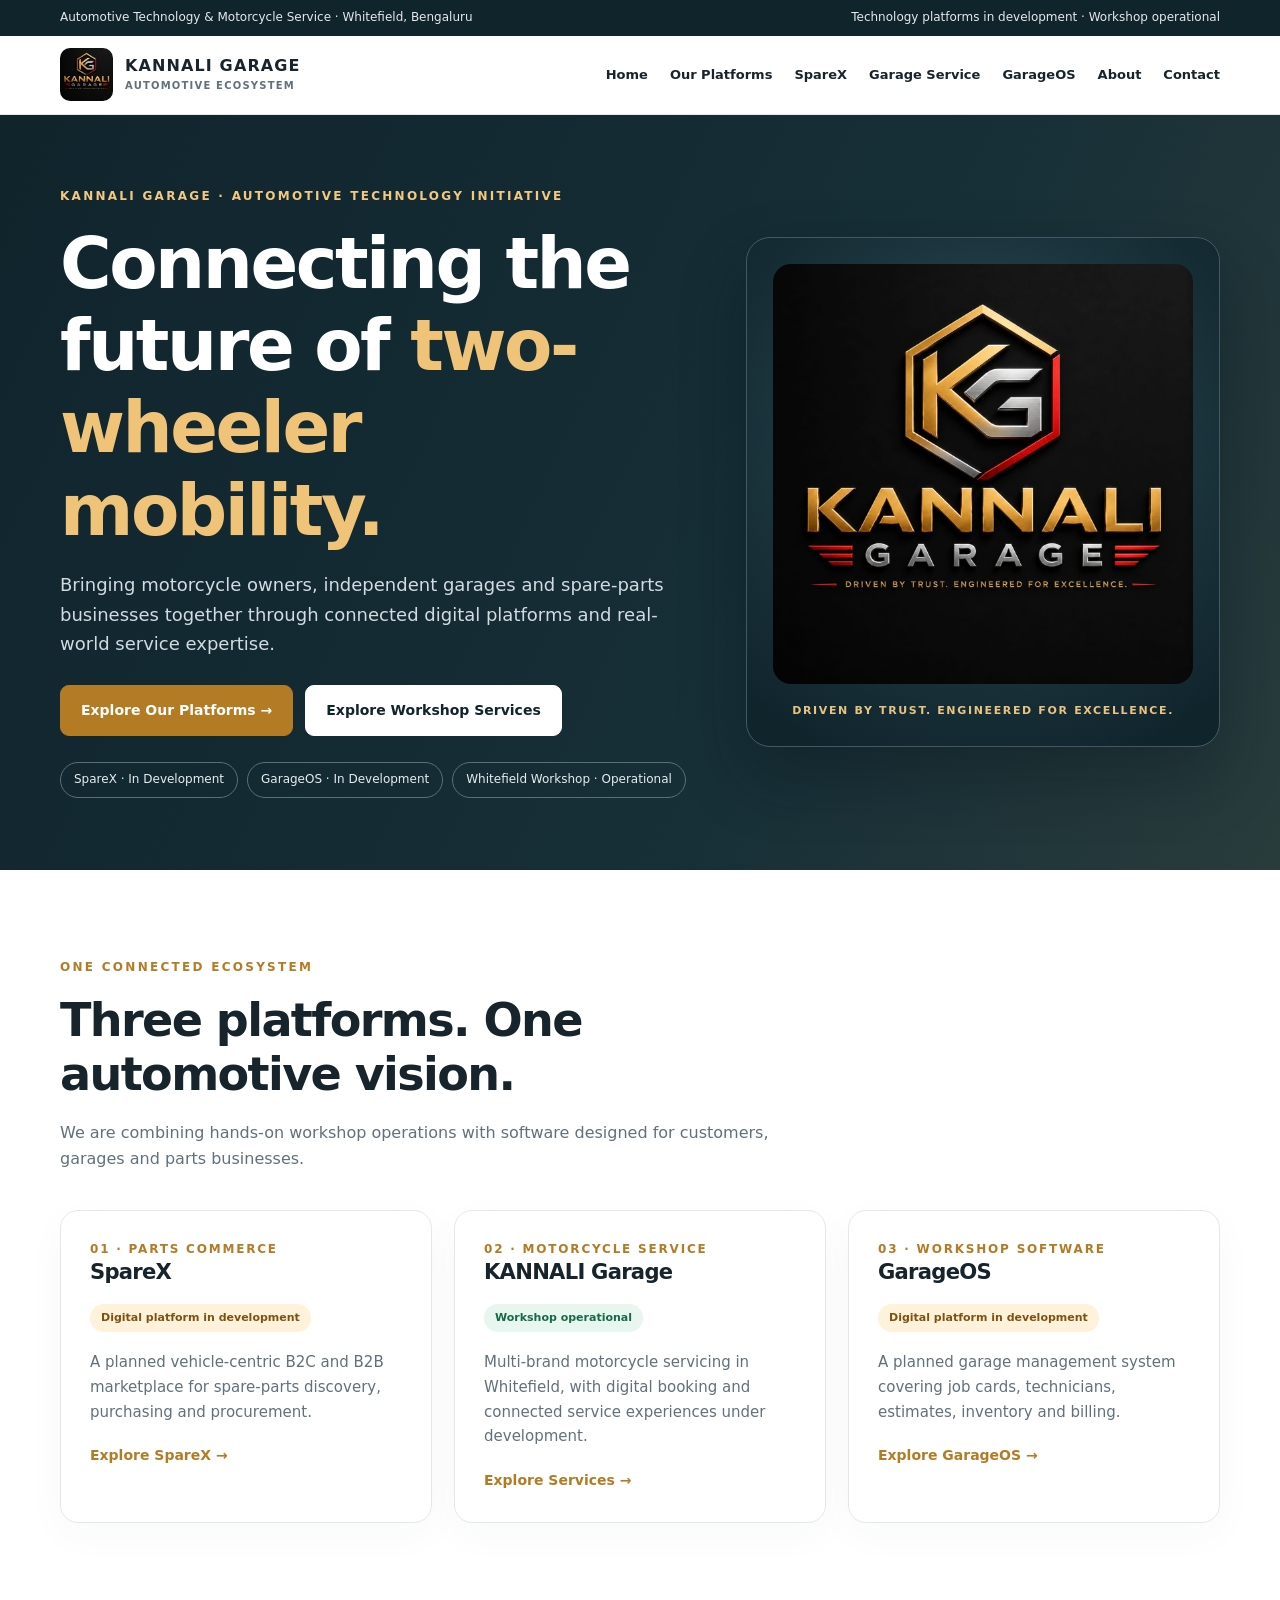
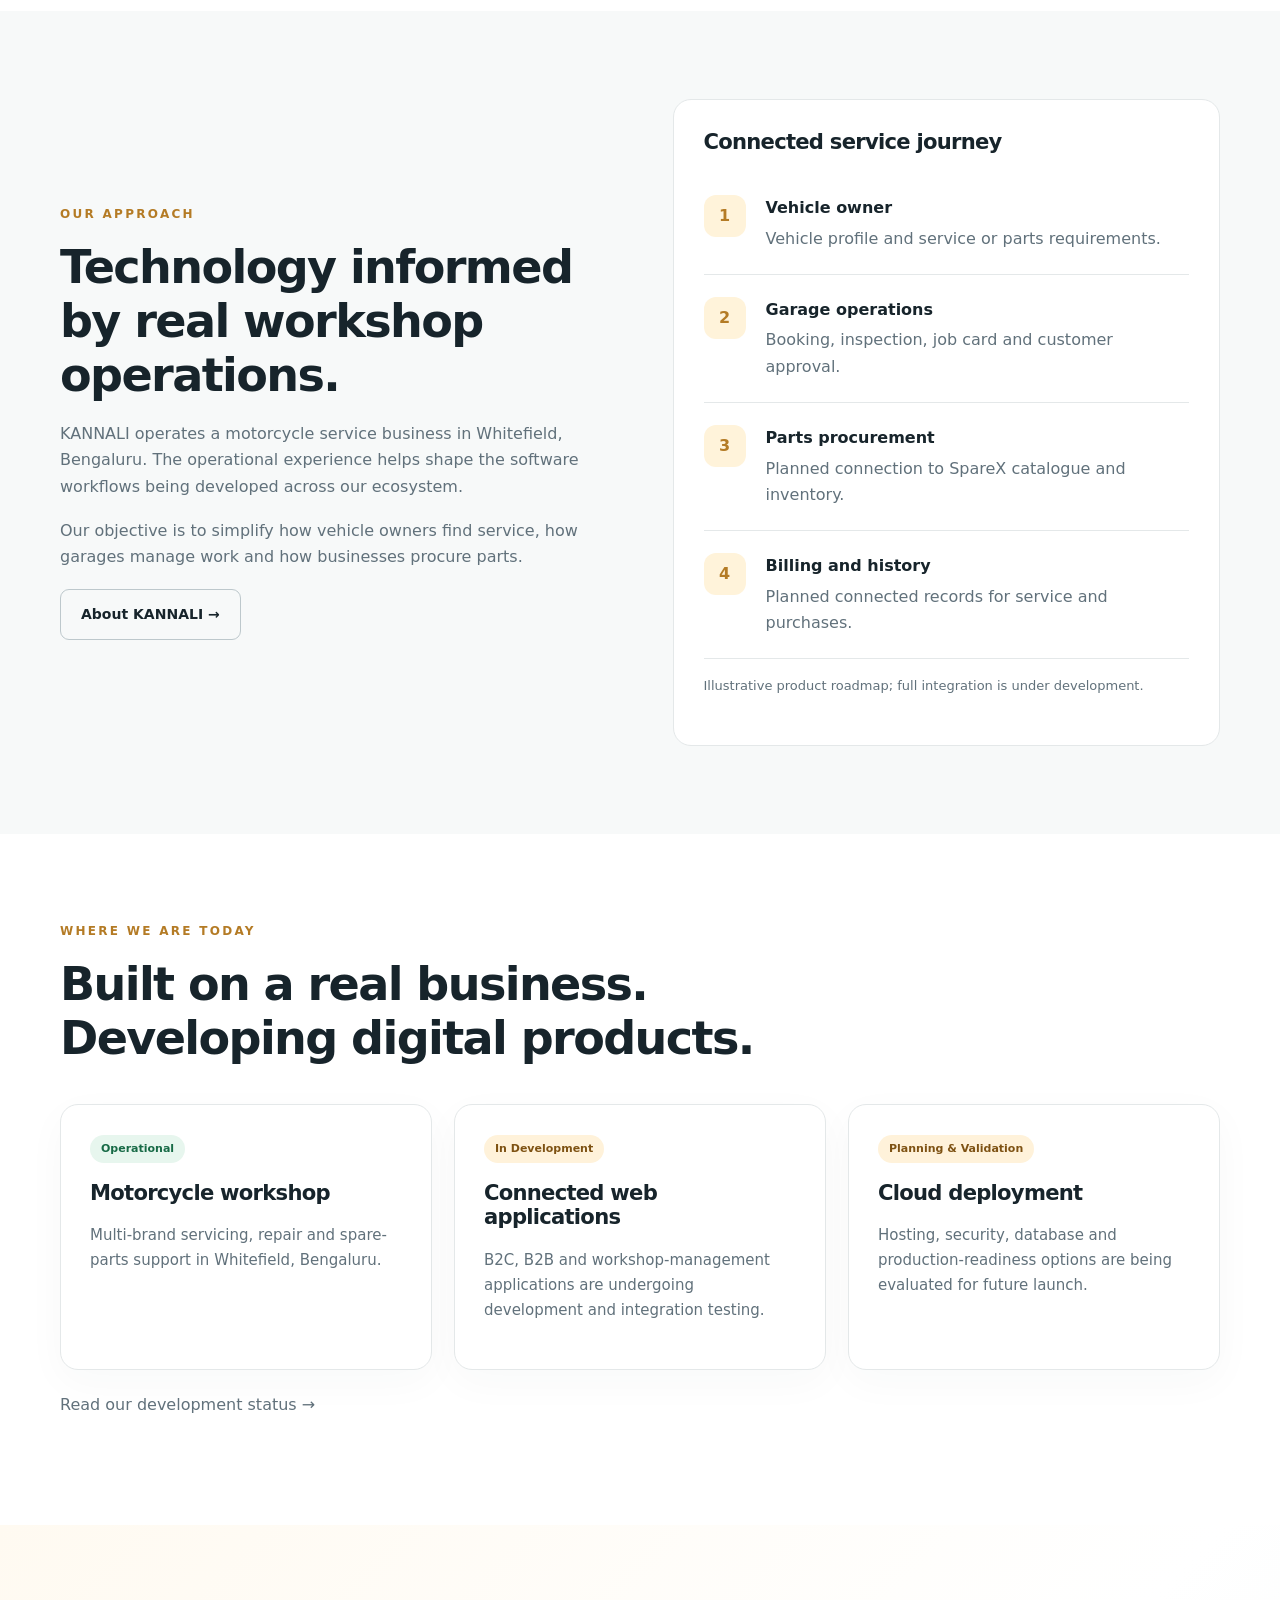
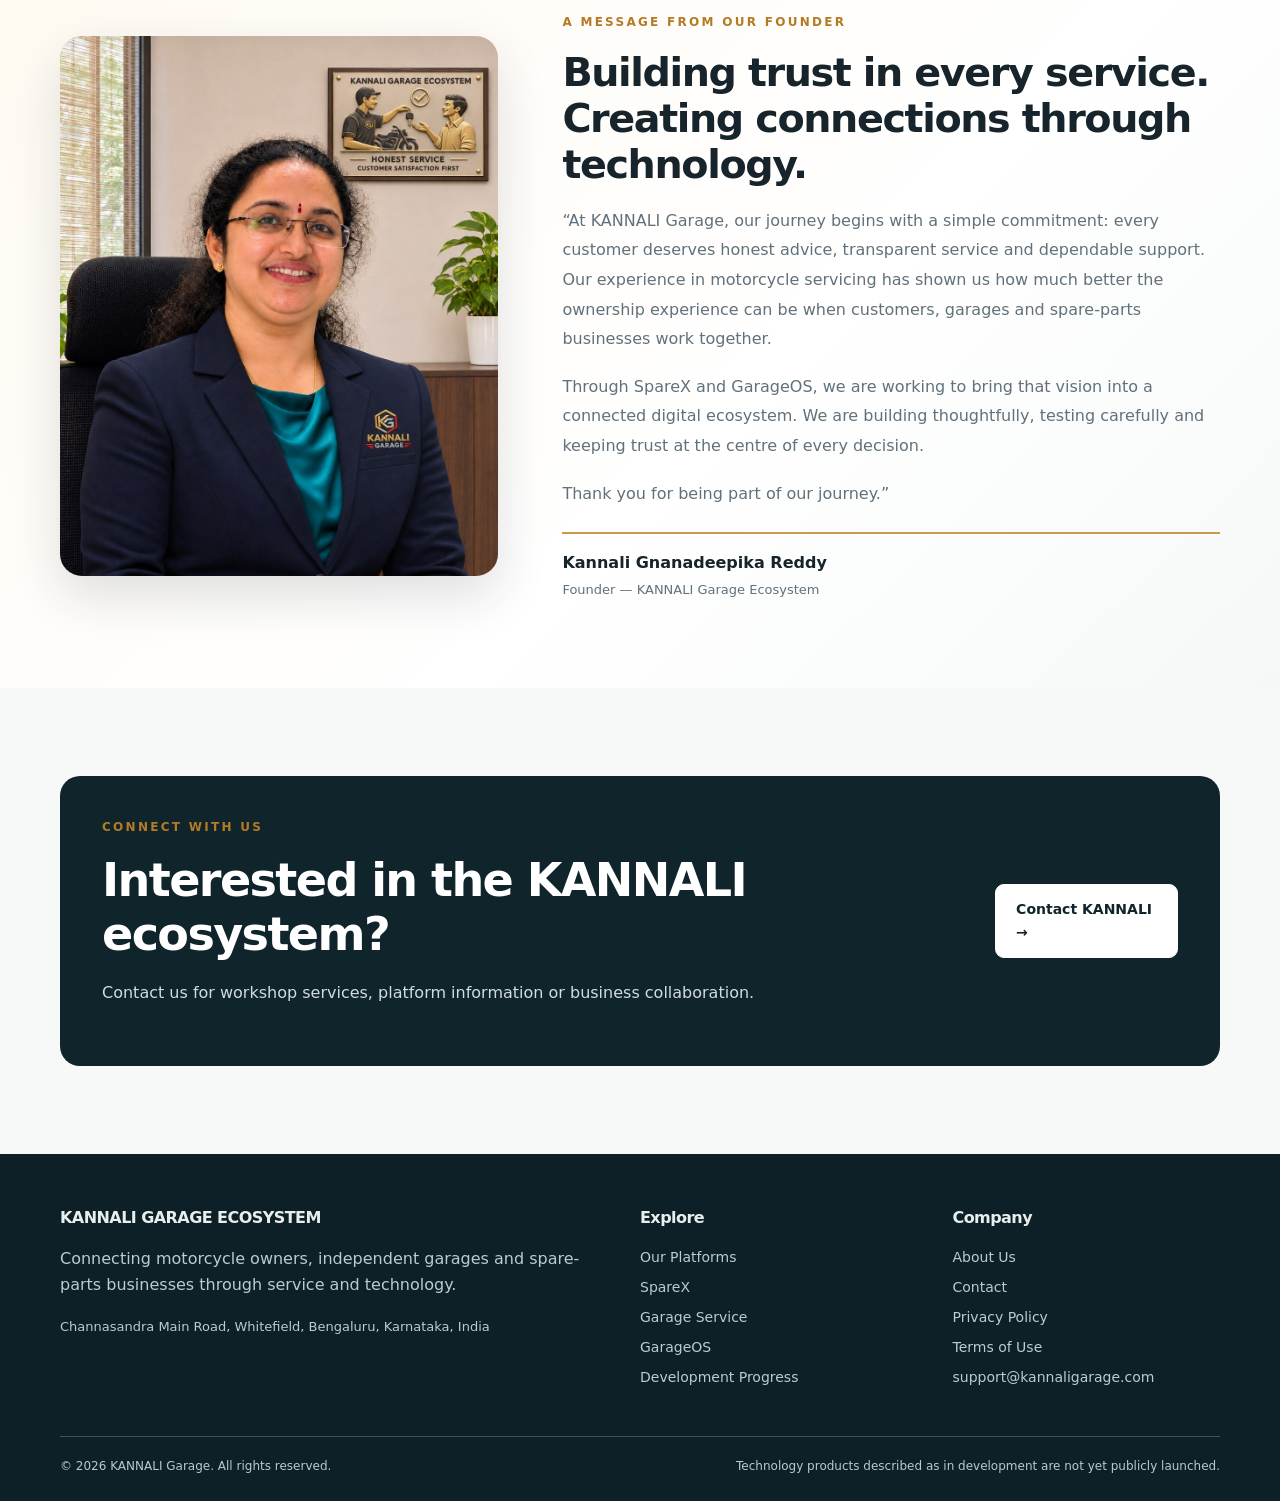
<file: index.html>
<!doctype html><html lang="en"><head><meta charset="utf-8"><meta name="viewport" content="width=device-width,initial-scale=1"><title>KANNALI Garage | Automotive Technology, SpareX & GarageOS</title><meta name="description" content="KANNALI Garage is building an automotive technology ecosystem connecting motorcycle owners, service garages and spare-parts businesses. Operational workshop in Whitefield, Bengaluru."><link rel="canonical" href="https://www.kannaligarage.com/"><meta property="og:title" content="KANNALI Garage Automotive Ecosystem"><meta property="og:description" content="Motorcycle service, SpareX parts commerce and GarageOS workshop software."><meta property="og:image" content="https://www.kannaligarage.com/assets/kannali-logo.jpg"><link rel="icon" href="assets/favicon.svg" type="image/svg+xml"><link rel="stylesheet" href="style.css"><script defer src="app.js"></script><script type="application/ld+json">{"@context":"https://schema.org","@type":"Organization","name":"KANNALI Garage","url":"https://www.kannaligarage.com/","logo":"https://www.kannaligarage.com/assets/kannali-logo.jpg","description":"Automotive service business developing integrated two-wheeler technology platforms.","address":{"@type":"PostalAddress","streetAddress":"Channasandra Main Road","addressLocality":"Whitefield, Bengaluru","addressRegion":"Karnataka","addressCountry":"IN"},"telephone":"+918884843939"}</script></head><body><div id="site-header"></div><main><section class="hero"><div class="container"><div><div class="eyebrow">KANNALI Garage · Automotive Technology Initiative</div><h1>Connecting the future of <em>two-wheeler mobility.</em></h1><p>Bringing motorcycle owners, independent garages and spare-parts businesses together through connected digital platforms and real-world service expertise.</p><div class="hero-actions"><a class="btn" href="platforms.html">Explore Our Platforms →</a><a class="btn light" href="garage.html">Explore Workshop Services</a></div><div class="pills"><span class="pill">SpareX · In Development</span><span class="pill">GarageOS · In Development</span><span class="pill">Whitefield Workshop · Operational</span></div></div><div class="hero-visual"><img src="assets/kannali-logo.jpg" alt="Official KANNALI Garage KG logo"><div class="label">Driven by trust. Engineered for excellence.</div></div></div></section><section class="section"><div class="container"><div class="section-head"><div class="eyebrow">One Connected Ecosystem</div><h2>Three platforms. One automotive vision.</h2><p>We are combining hands-on workshop operations with software designed for customers, garages and parts businesses.</p></div><div class="grid"><article class="card"><div class="num">01 · PARTS COMMERCE</div><h3>SpareX</h3><span class="status">Digital platform in development</span><p>A planned vehicle-centric B2C and B2B marketplace for spare-parts discovery, purchasing and procurement.</p><a class="link" href="sparex.html">Explore SpareX →</a></article><article class="card"><div class="num">02 · MOTORCYCLE SERVICE</div><h3>KANNALI Garage</h3><span class="status live">Workshop operational</span><p>Multi-brand motorcycle servicing in Whitefield, with digital booking and connected service experiences under development.</p><a class="link" href="garage.html">Explore Services →</a></article><article class="card"><div class="num">03 · WORKSHOP SOFTWARE</div><h3>GarageOS</h3><span class="status">Digital platform in development</span><p>A planned garage management system covering job cards, technicians, estimates, inventory and billing.</p><a class="link" href="garageos.html">Explore GarageOS →</a></article></div></div></section><section class="section alt"><div class="container split"><div><div class="eyebrow">Our Approach</div><h2>Technology informed by real workshop operations.</h2><p>KANNALI operates a motorcycle service business in Whitefield, Bengaluru. The operational experience helps shape the software workflows being developed across our ecosystem.</p><p>Our objective is to simplify how vehicle owners find service, how garages manage work and how businesses procure parts.</p><a class="btn outline" href="about.html">About KANNALI →</a></div><div class="panel"><h3>Connected service journey</h3><div class="step"><strong>1</strong><div><b>Vehicle owner</b><p>Vehicle profile and service or parts requirements.</p></div></div><div class="step"><strong>2</strong><div><b>Garage operations</b><p>Booking, inspection, job card and customer approval.</p></div></div><div class="step"><strong>3</strong><div><b>Parts procurement</b><p>Planned connection to SpareX catalogue and inventory.</p></div></div><div class="step"><strong>4</strong><div><b>Billing and history</b><p>Planned connected records for service and purchases.</p></div></div><p class="small" style="margin-top:16px">Illustrative product roadmap; full integration is under development.</p></div></div></section><section class="section"><div class="container"><div class="section-head"><div class="eyebrow">Where We Are Today</div><h2>Built on a real business. Developing digital products.</h2></div><div class="grid"><div class="card"><span class="status live">Operational</span><h3>Motorcycle workshop</h3><p>Multi-brand servicing, repair and spare-parts support in Whitefield, Bengaluru.</p></div><div class="card"><span class="status">In Development</span><h3>Connected web applications</h3><p>B2C, B2B and workshop-management applications are undergoing development and integration testing.</p></div><div class="card"><span class="status">Planning & Validation</span><h3>Cloud deployment</h3><p>Hosting, security, database and production-readiness options are being evaluated for future launch.</p></div></div><p style="margin-top:22px"><a class="link" href="development.html">Read our development status →</a></p></div></section><section class="section ceo-section" aria-labelledby="ceo-title"><div class="container ceo-layout"><div class="ceo-photo"><img src="assets/ceo-portrait.jpg" alt="KANNALI Garage leadership portrait" loading="lazy"></div><div class="ceo-content"><div class="eyebrow">A Message from Our Founder</div><h2 id="ceo-title">Building trust in every service. Creating connections through technology.</h2><p class="ceo-quote">“At KANNALI Garage, our journey begins with a simple commitment: every customer deserves honest advice, transparent service and dependable support. Our experience in motorcycle servicing has shown us how much better the ownership experience can be when customers, garages and spare-parts businesses work together.</p><p class="ceo-quote">Through SpareX and GarageOS, we are working to bring that vision into a connected digital ecosystem. We are building thoughtfully, testing carefully and keeping trust at the centre of every decision.</p><p class="ceo-quote">Thank you for being part of our journey.”</p><div class="ceo-signature"><strong>Kannali Gnanadeepika Reddy</strong><span>Founder — KANNALI Garage Ecosystem</span></div></div></div></section><section class="section alt"><div class="container"><div class="callout"><div><div class="eyebrow">Connect With Us</div><h2>Interested in the KANNALI ecosystem?</h2><p>Contact us for workshop services, platform information or business collaboration.</p></div><a class="btn light" href="contact.html">Contact KANNALI →</a></div></div></section></main><div id="site-footer"></div></body></html>
</file>
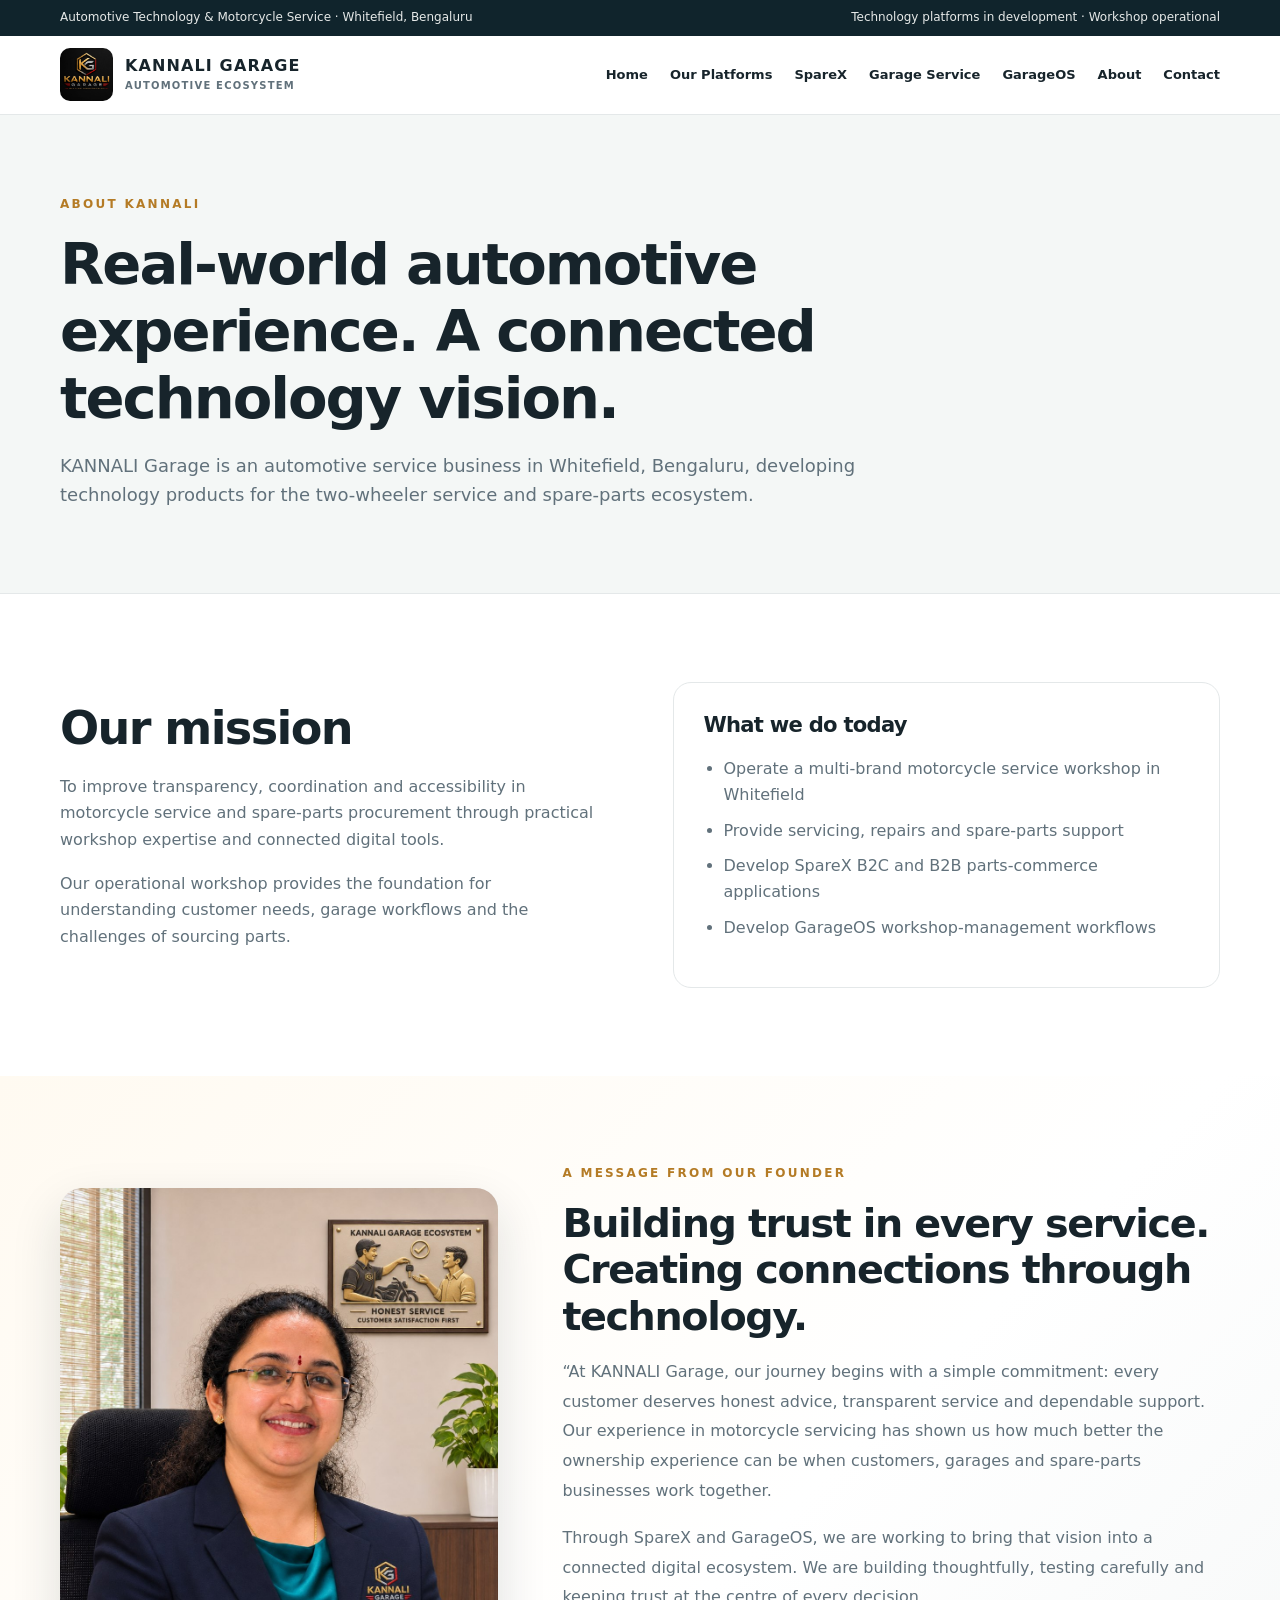
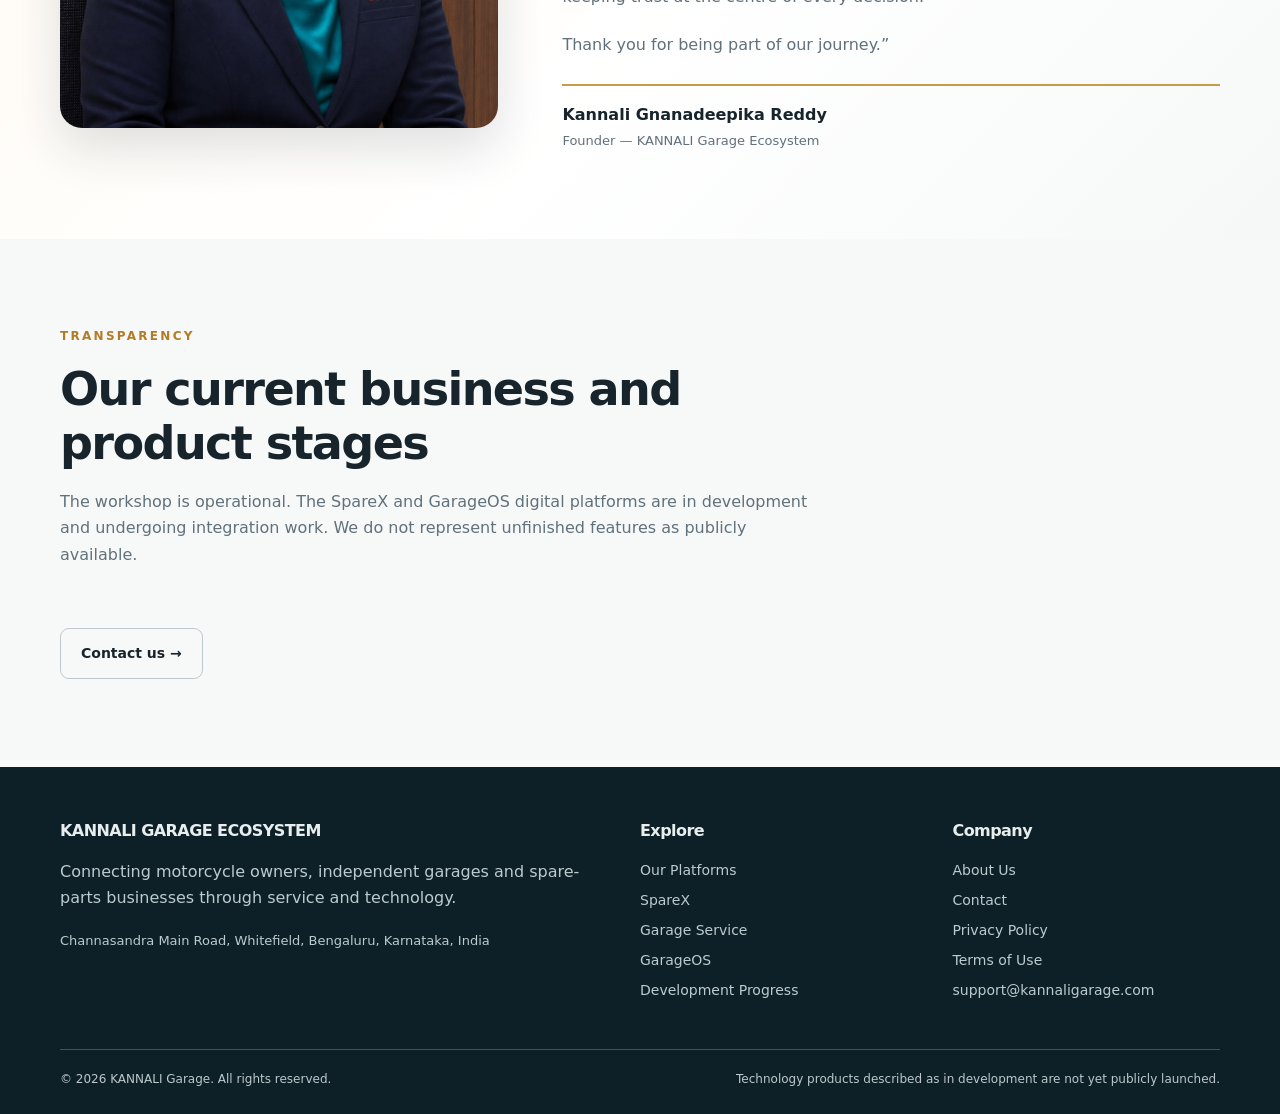
<file: about.html>
<!doctype html><html lang="en"><head><meta charset="utf-8"><meta name="viewport" content="width=device-width,initial-scale=1"><title>About KANNALI Garage | KANNALI Garage</title><meta name="description" content="Learn about the KANNALI Garage automotive service business and connected technology initiative."><link rel="canonical" href="https://www.kannaligarage.com/about.html"><link rel="icon" href="assets/favicon.svg" type="image/svg+xml"><link rel="stylesheet" href="style.css"><script defer src="app.js"></script></head><body><div id="site-header"></div><main><section class="page-hero"><div class="container"><div class="eyebrow">About KANNALI</div><h1>Real-world automotive experience. A connected technology vision.</h1><p>KANNALI Garage is an automotive service business in Whitefield, Bengaluru, developing technology products for the two-wheeler service and spare-parts ecosystem.</p></div></section><section class="section"><div class="container split"><div><h2>Our mission</h2><p>To improve transparency, coordination and accessibility in motorcycle service and spare-parts procurement through practical workshop expertise and connected digital tools.</p><p>Our operational workshop provides the foundation for understanding customer needs, garage workflows and the challenges of sourcing parts.</p></div><div class="panel"><h3>What we do today</h3><ul class="list"><li>Operate a multi-brand motorcycle service workshop in Whitefield</li><li>Provide servicing, repairs and spare-parts support</li><li>Develop SpareX B2C and B2B parts-commerce applications</li><li>Develop GarageOS workshop-management workflows</li></ul></div></div></section><section class="section ceo-section" aria-labelledby="ceo-title"><div class="container ceo-layout"><div class="ceo-photo"><img src="assets/ceo-portrait.jpg" alt="KANNALI Garage leadership portrait" loading="lazy"></div><div class="ceo-content"><div class="eyebrow">A Message from Our Founder</div><h2 id="ceo-title">Building trust in every service. Creating connections through technology.</h2><p class="ceo-quote">“At KANNALI Garage, our journey begins with a simple commitment: every customer deserves honest advice, transparent service and dependable support. Our experience in motorcycle servicing has shown us how much better the ownership experience can be when customers, garages and spare-parts businesses work together.</p><p class="ceo-quote">Through SpareX and GarageOS, we are working to bring that vision into a connected digital ecosystem. We are building thoughtfully, testing carefully and keeping trust at the centre of every decision.</p><p class="ceo-quote">Thank you for being part of our journey.”</p><div class="ceo-signature"><strong>Kannali Gnanadeepika Reddy</strong><span>Founder — KANNALI Garage Ecosystem</span></div></div></div></section><section class="section alt"><div class="container"><div class="section-head"><div class="eyebrow">Transparency</div><h2>Our current business and product stages</h2><p>The workshop is operational. The SpareX and GarageOS digital platforms are in development and undergoing integration work. We do not represent unfinished features as publicly available.</p></div><a class="btn outline" href="contact.html" style="margin-top:22px">Contact us →</a></div></section></main><div id="site-footer"></div></body></html>
</file>
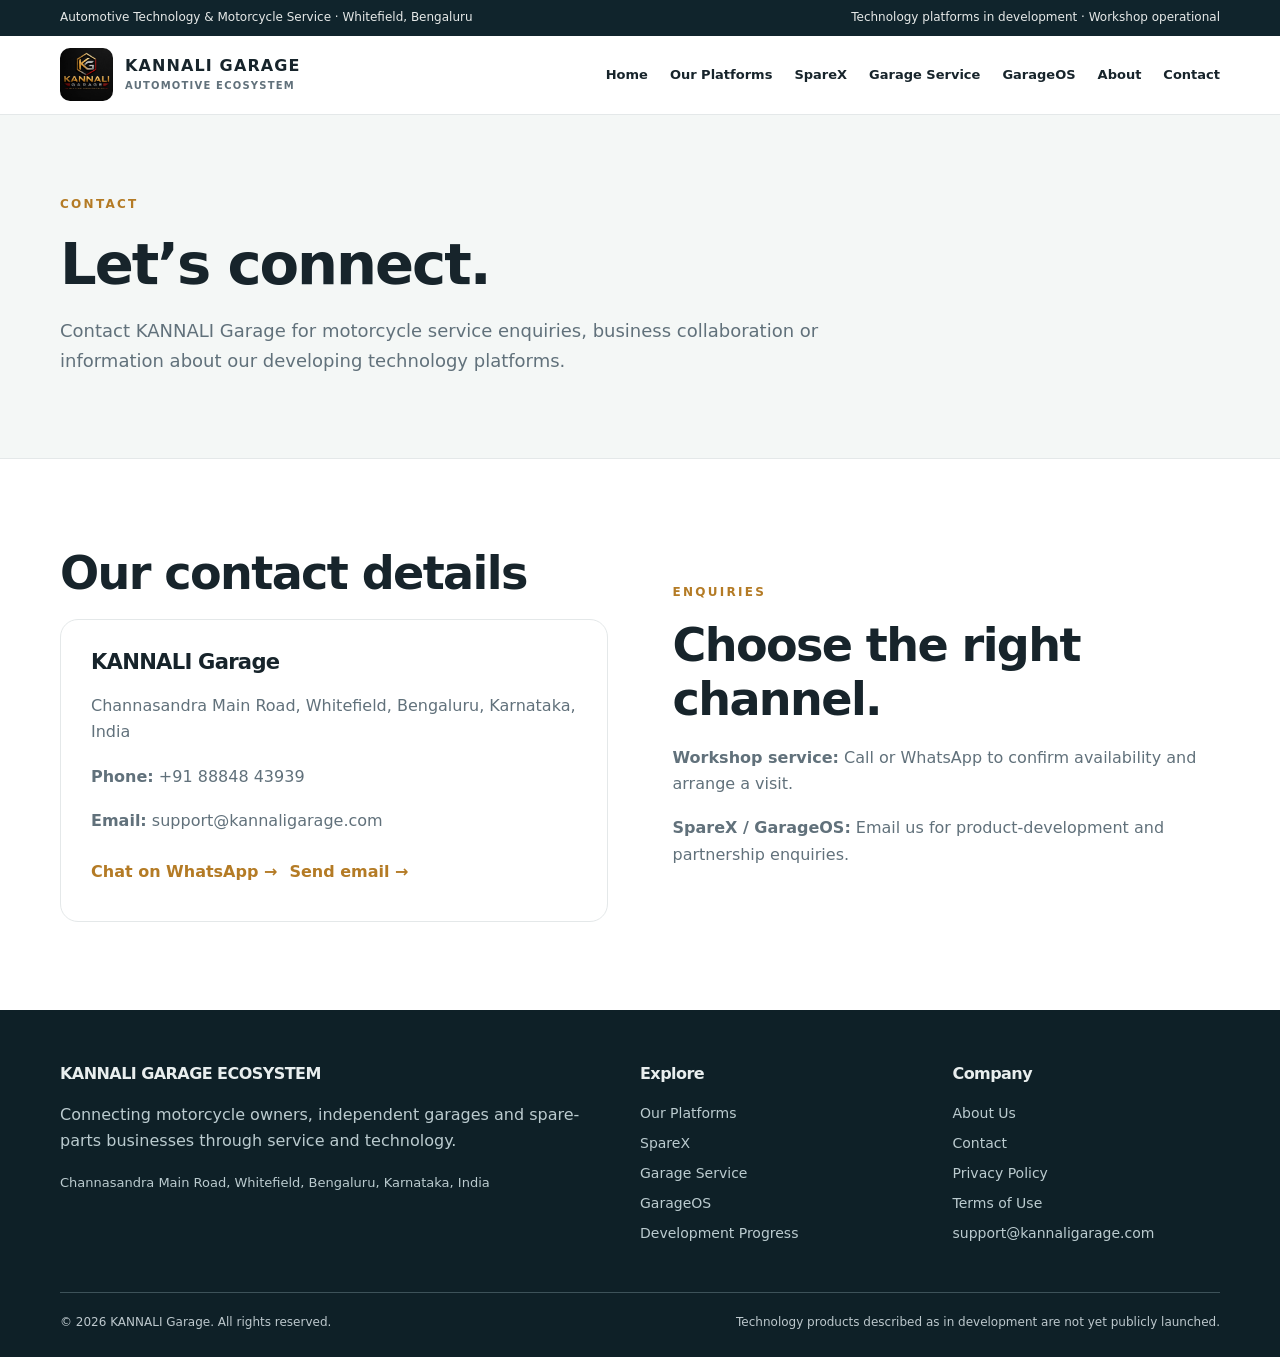
<file: contact.html>
<!doctype html><html lang="en"><head><meta charset="utf-8"><meta name="viewport" content="width=device-width,initial-scale=1"><title>Contact KANNALI Garage | KANNALI Garage</title><meta name="description" content="Contact KANNALI Garage in Whitefield Bengaluru for workshop services and platform enquiries."><link rel="canonical" href="https://www.kannaligarage.com/contact.html"><link rel="icon" href="assets/favicon.svg" type="image/svg+xml"><link rel="stylesheet" href="style.css"><script defer src="app.js"></script></head><body><div id="site-header"></div><main><section class="page-hero"><div class="container"><div class="eyebrow">Contact</div><h1>Let’s connect.</h1><p>Contact KANNALI Garage for motorcycle service enquiries, business collaboration or information about our developing technology platforms.</p></div></section><section class="section"><div class="container split"><div><h2>Our contact details</h2><div class="panel"><h3>KANNALI Garage</h3><p>Channasandra Main Road, Whitefield, Bengaluru, Karnataka, India</p><p><strong>Phone:</strong> <a href="tel:+918884843939">+91 88848 43939</a></p><p><strong>Email:</strong> <a href="mailto:support@kannaligarage.com">support@kannaligarage.com</a></p><div class="contact-links"><a href="https://wa.me/918884843939" rel="noopener noreferrer">Chat on WhatsApp →</a><a href="mailto:support@kannaligarage.com">Send email →</a></div></div></div><div><div class="eyebrow">Enquiries</div><h2>Choose the right channel.</h2><p><b>Workshop service:</b> Call or WhatsApp to confirm availability and arrange a visit.</p><p><b>SpareX / GarageOS:</b> Email us for product-development and partnership enquiries.</p></div></div></section></main><div id="site-footer"></div></body></html>
</file>
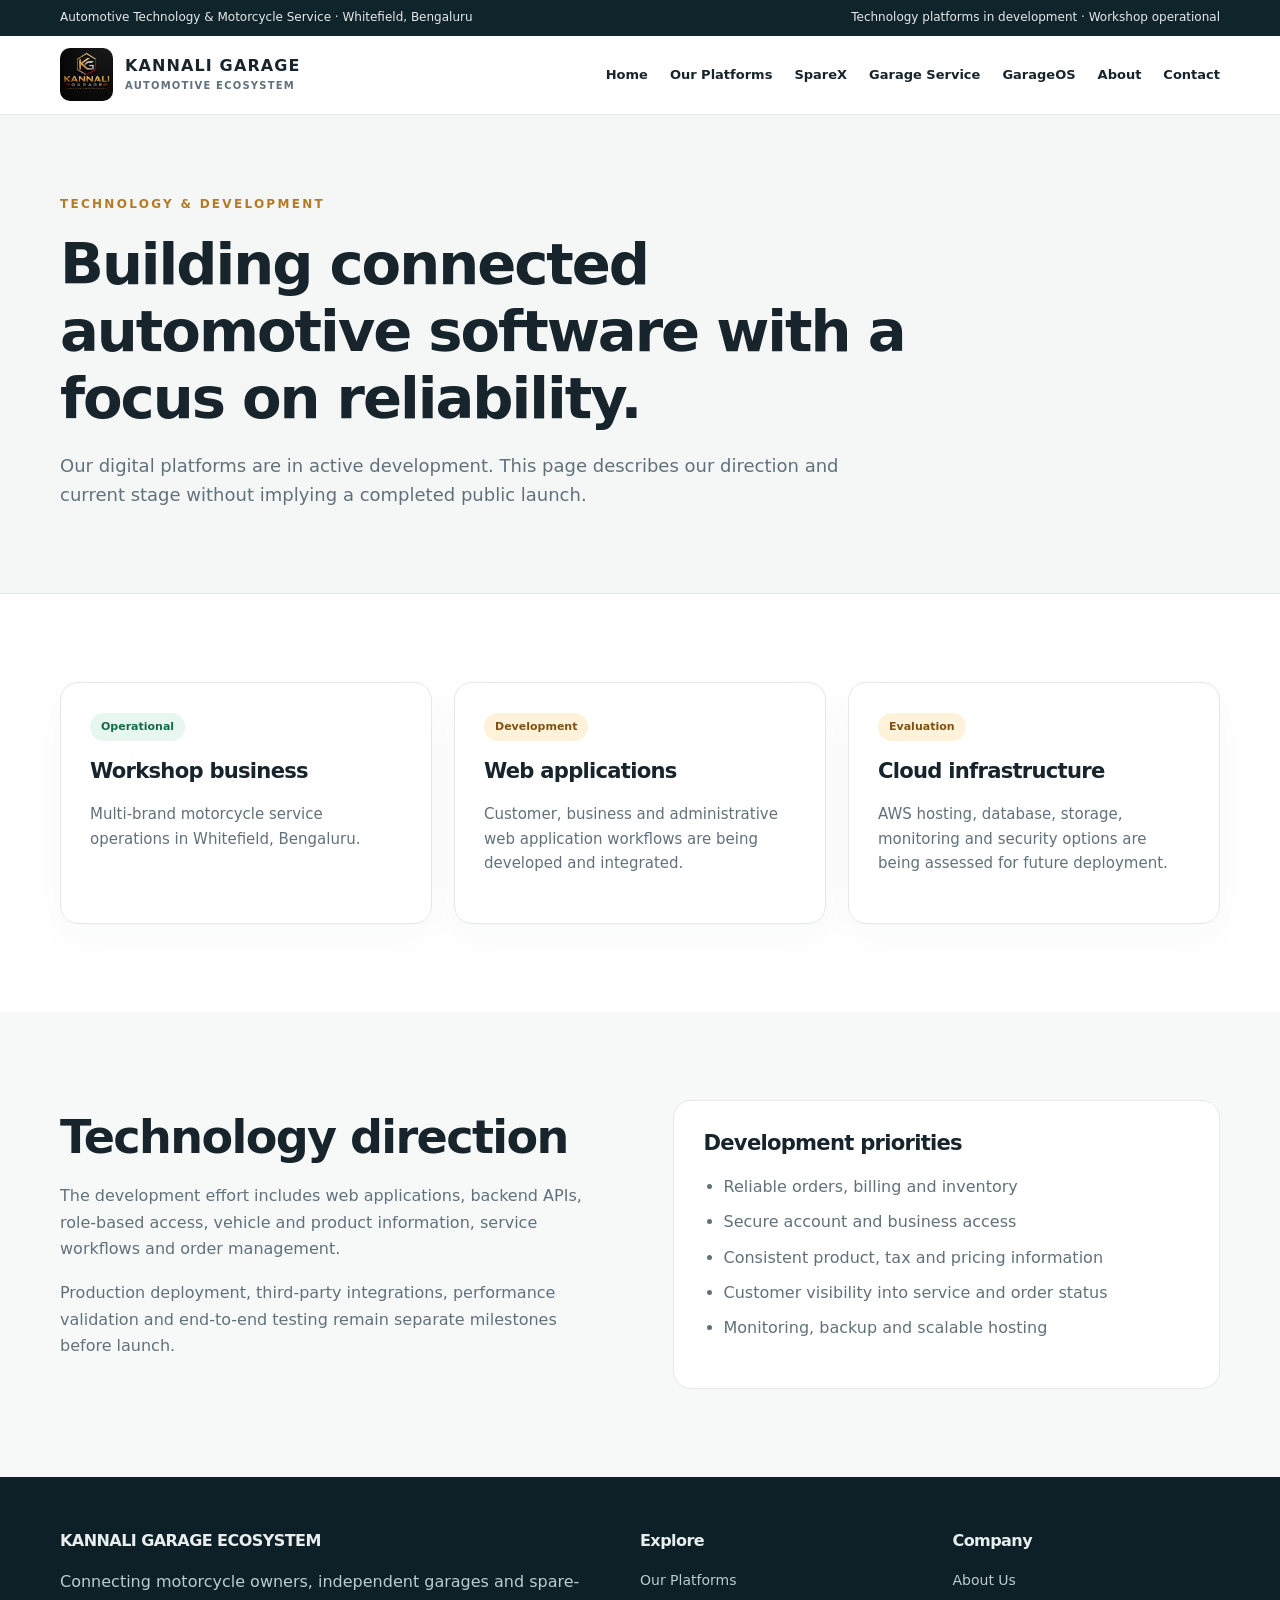
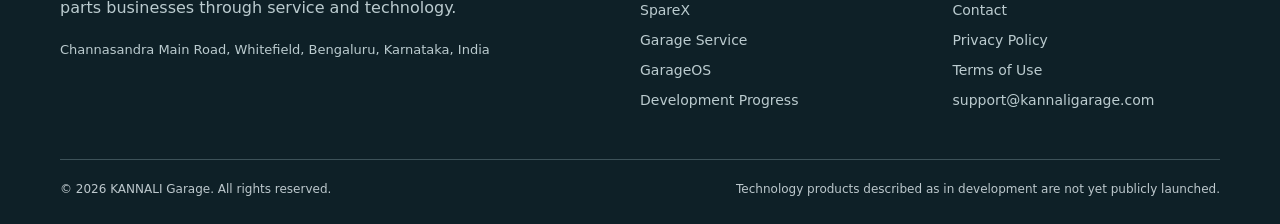
<file: development.html>
<!doctype html><html lang="en"><head><meta charset="utf-8"><meta name="viewport" content="width=device-width,initial-scale=1"><title>Technology &amp; Development Status | KANNALI Garage</title><meta name="description" content="Accurate development-stage overview for KANNALI Garage, SpareX and GarageOS."><link rel="canonical" href="https://www.kannaligarage.com/development.html"><link rel="icon" href="assets/favicon.svg" type="image/svg+xml"><link rel="stylesheet" href="style.css"><script defer src="app.js"></script></head><body><div id="site-header"></div><main><section class="page-hero"><div class="container"><div class="eyebrow">Technology & Development</div><h1>Building connected automotive software with a focus on reliability.</h1><p>Our digital platforms are in active development. This page describes our direction and current stage without implying a completed public launch.</p></div></section><section class="section"><div class="container"><div class="grid"><div class="card"><span class="status live">Operational</span><h3>Workshop business</h3><p>Multi-brand motorcycle service operations in Whitefield, Bengaluru.</p></div><div class="card"><span class="status">Development</span><h3>Web applications</h3><p>Customer, business and administrative web application workflows are being developed and integrated.</p></div><div class="card"><span class="status">Evaluation</span><h3>Cloud infrastructure</h3><p>AWS hosting, database, storage, monitoring and security options are being assessed for future deployment.</p></div></div></div></section><section class="section alt"><div class="container split"><div><h2>Technology direction</h2><p>The development effort includes web applications, backend APIs, role-based access, vehicle and product information, service workflows and order management.</p><p>Production deployment, third-party integrations, performance validation and end-to-end testing remain separate milestones before launch.</p></div><div class="panel"><h3>Development priorities</h3><ul class="list"><li>Reliable orders, billing and inventory</li><li>Secure account and business access</li><li>Consistent product, tax and pricing information</li><li>Customer visibility into service and order status</li><li>Monitoring, backup and scalable hosting</li></ul></div></div></section></main><div id="site-footer"></div></body></html>
</file>
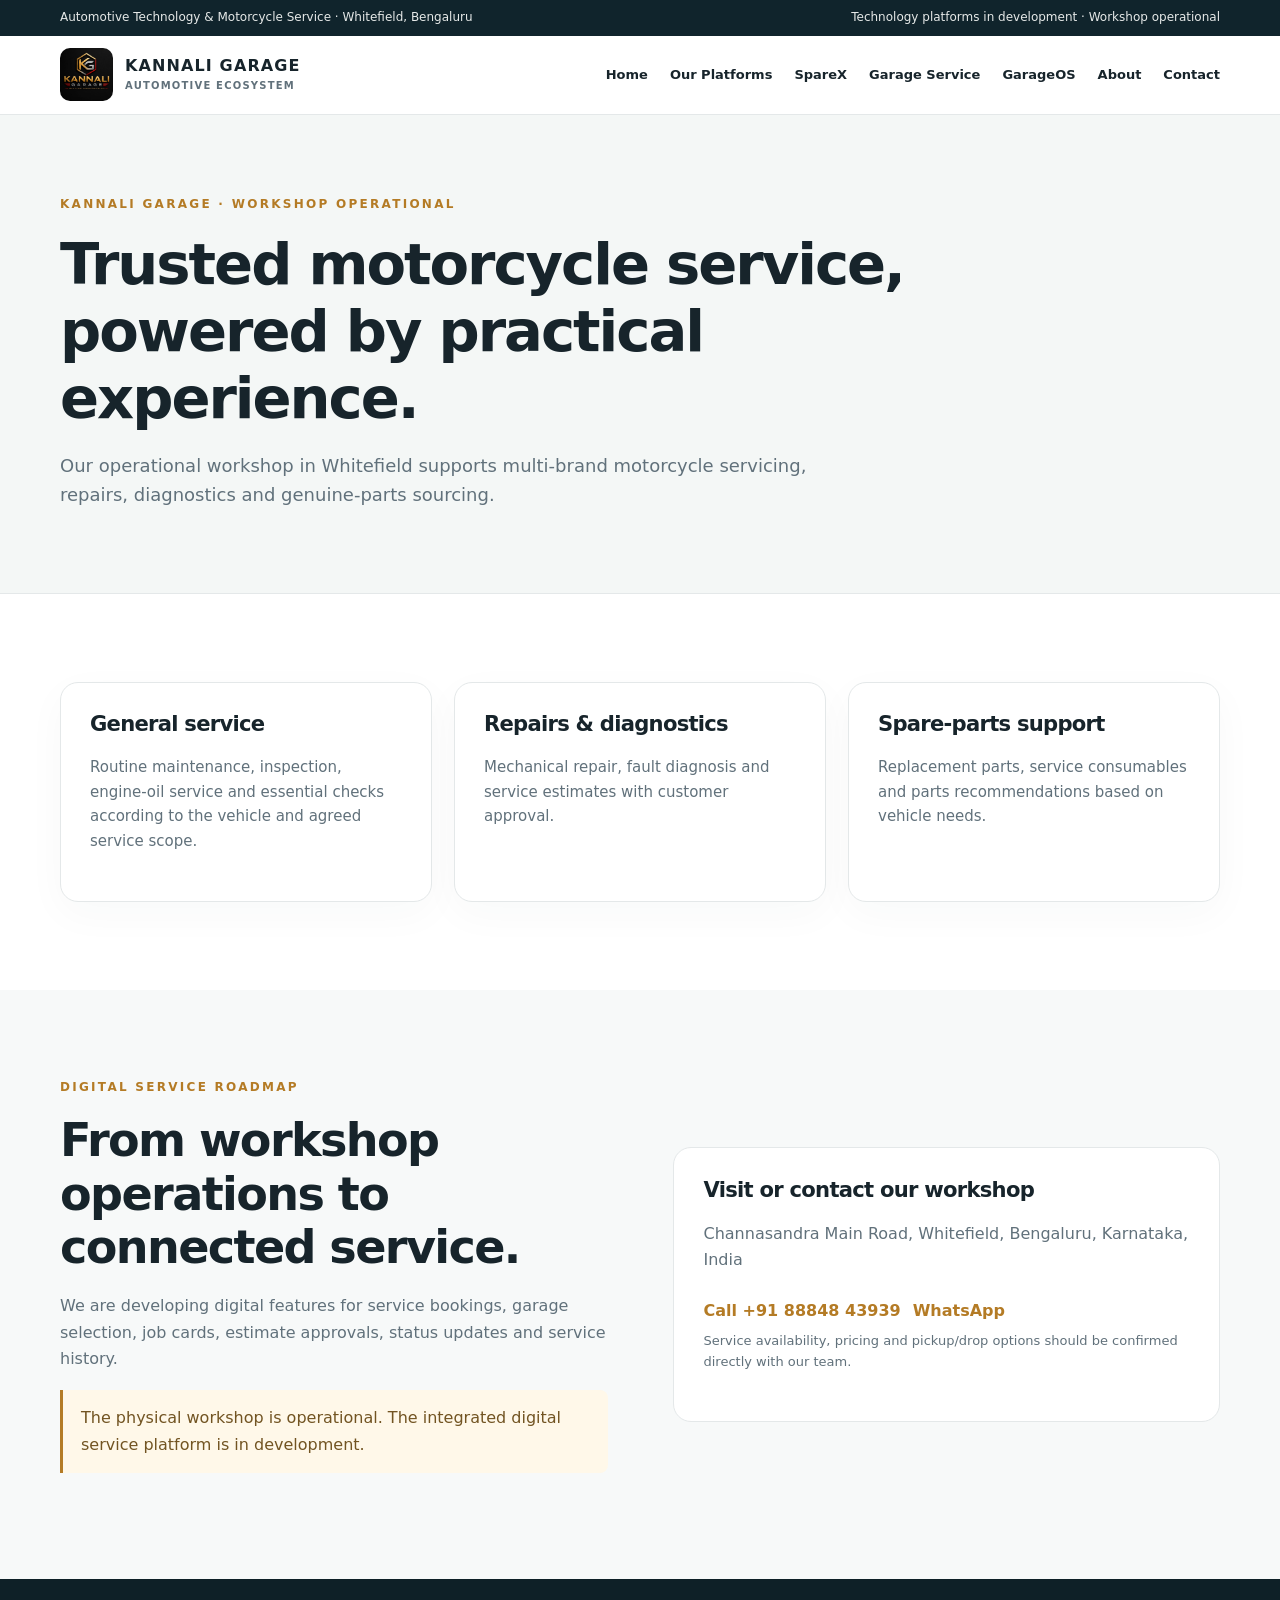
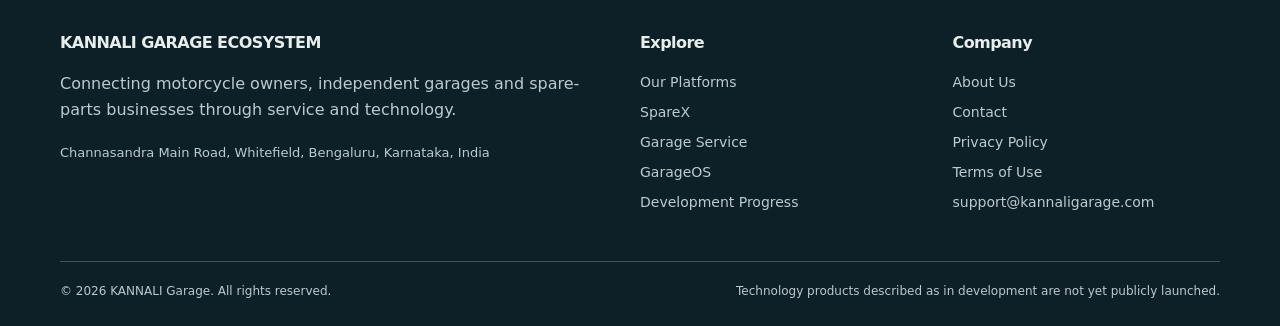
<file: garage.html>
<!doctype html><html lang="en"><head><meta charset="utf-8"><meta name="viewport" content="width=device-width,initial-scale=1"><title>Motorcycle Service Whitefield | KANNALI Garage</title><meta name="description" content="KANNALI Garage provides multi-brand motorcycle servicing and repairs in Whitefield, Bengaluru."><link rel="canonical" href="https://www.kannaligarage.com/garage.html"><link rel="icon" href="assets/favicon.svg" type="image/svg+xml"><link rel="stylesheet" href="style.css"><script defer src="app.js"></script></head><body><div id="site-header"></div><main><section class="page-hero"><div class="container"><div class="eyebrow">KANNALI Garage · Workshop Operational</div><h1>Trusted motorcycle service, powered by practical experience.</h1><p>Our operational workshop in Whitefield supports multi-brand motorcycle servicing, repairs, diagnostics and genuine-parts sourcing.</p></div></section><section class="section"><div class="container"><div class="grid"><div class="card"><h3>General service</h3><p>Routine maintenance, inspection, engine-oil service and essential checks according to the vehicle and agreed service scope.</p></div><div class="card"><h3>Repairs & diagnostics</h3><p>Mechanical repair, fault diagnosis and service estimates with customer approval.</p></div><div class="card"><h3>Spare-parts support</h3><p>Replacement parts, service consumables and parts recommendations based on vehicle needs.</p></div></div></div></section><section class="section alt"><div class="container split"><div><div class="eyebrow">Digital Service Roadmap</div><h2>From workshop operations to connected service.</h2><p>We are developing digital features for service bookings, garage selection, job cards, estimate approvals, status updates and service history.</p><p class="note">The physical workshop is operational. The integrated digital service platform is in development.</p></div><div class="panel"><h3>Visit or contact our workshop</h3><p>Channasandra Main Road, Whitefield, Bengaluru, Karnataka, India</p><div class="contact-links"><a href="tel:+918884843939">Call +91 88848 43939</a><a href="https://wa.me/918884843939" rel="noopener noreferrer">WhatsApp</a></div><p class="small">Service availability, pricing and pickup/drop options should be confirmed directly with our team.</p></div></div></section></main><div id="site-footer"></div></body></html>
</file>
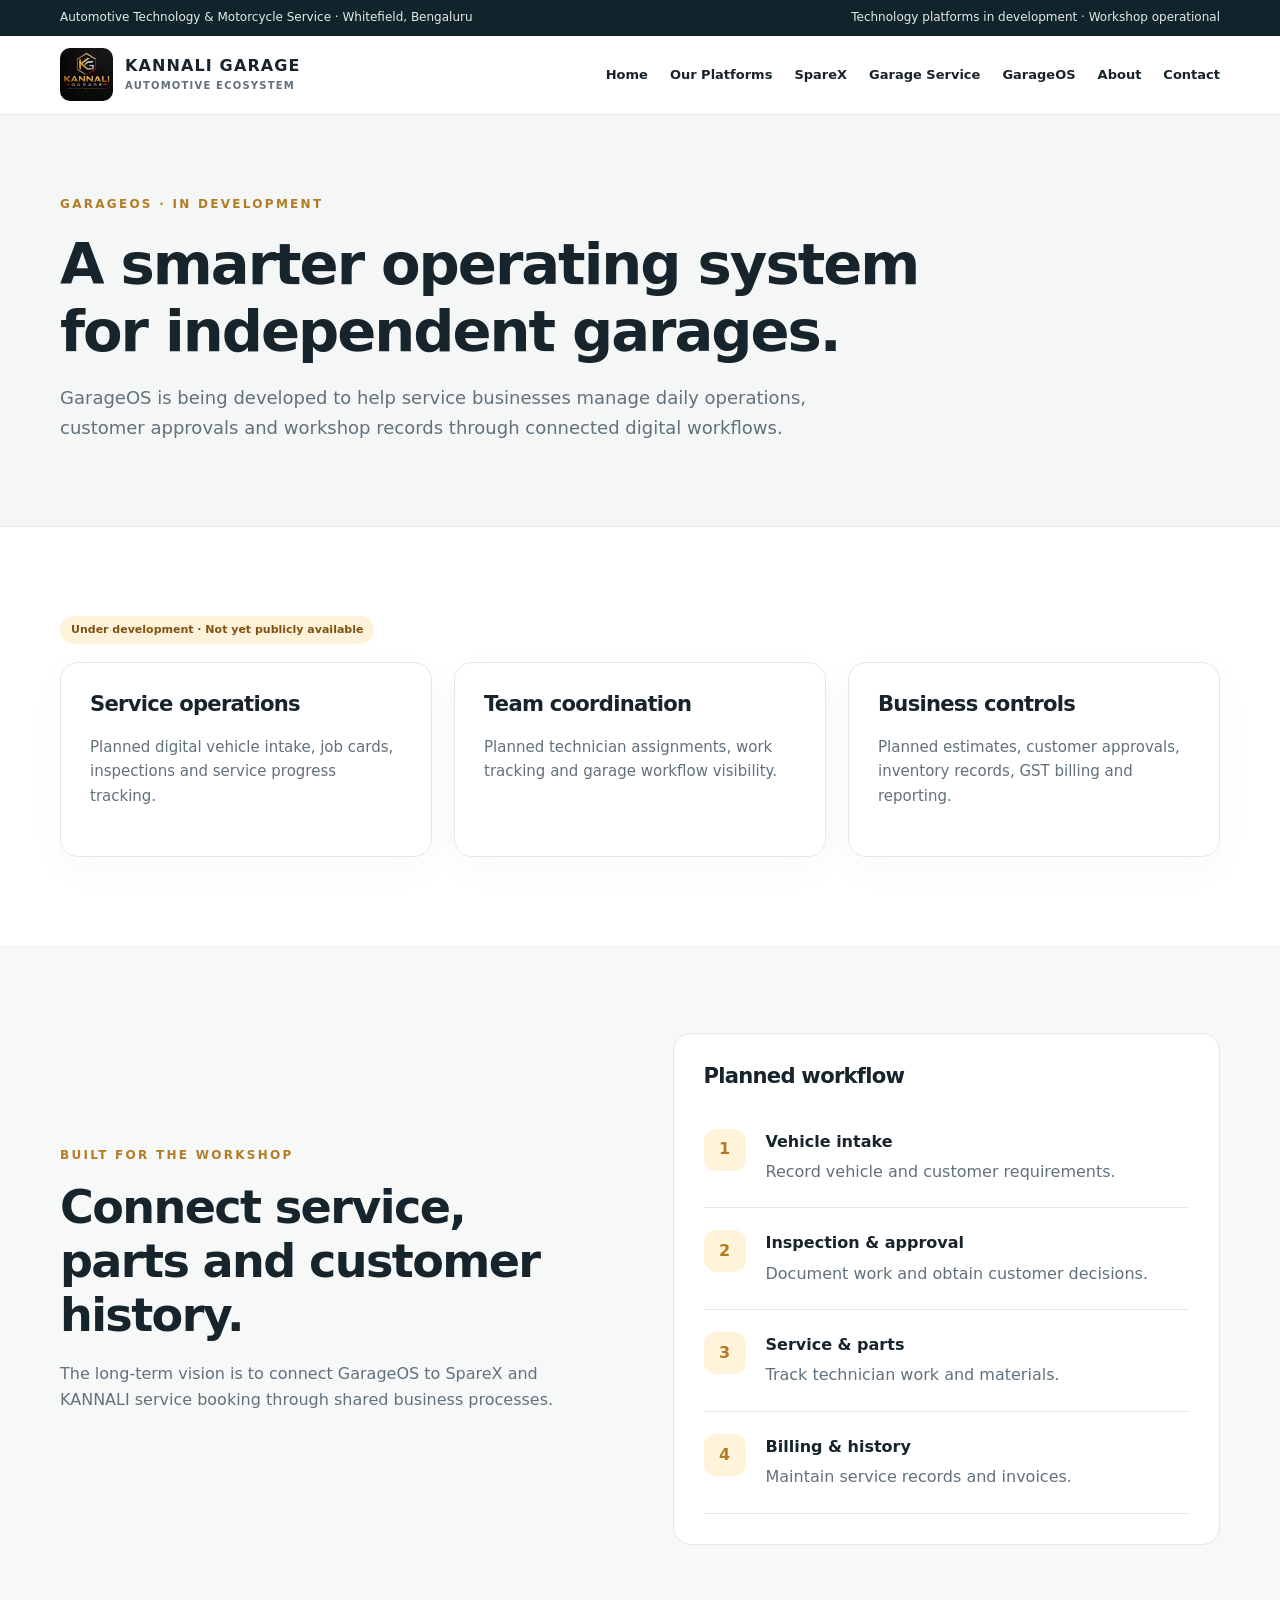
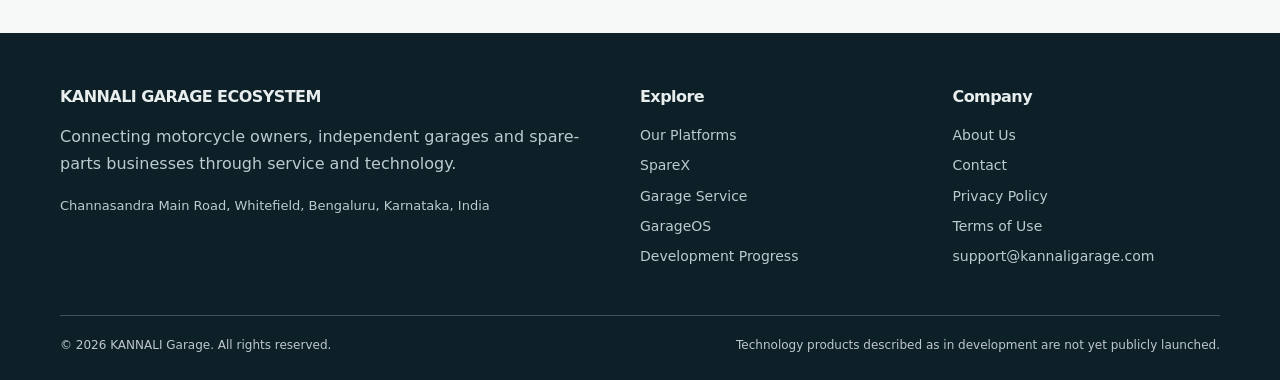
<file: garageos.html>
<!doctype html><html lang="en"><head><meta charset="utf-8"><meta name="viewport" content="width=device-width,initial-scale=1"><title>GarageOS Workshop Management Software | KANNALI Garage</title><meta name="description" content="GarageOS is a workshop management software platform under development by KANNALI Garage."><link rel="canonical" href="https://www.kannaligarage.com/garageos.html"><link rel="icon" href="assets/favicon.svg" type="image/svg+xml"><link rel="stylesheet" href="style.css"><script defer src="app.js"></script></head><body><div id="site-header"></div><main><section class="page-hero"><div class="container"><div class="eyebrow">GarageOS · In Development</div><h1>A smarter operating system for independent garages.</h1><p>GarageOS is being developed to help service businesses manage daily operations, customer approvals and workshop records through connected digital workflows.</p></div></section><section class="section"><div class="container"><span class="status">Under development · Not yet publicly available</span><div class="grid"><div class="card"><h3>Service operations</h3><p>Planned digital vehicle intake, job cards, inspections and service progress tracking.</p></div><div class="card"><h3>Team coordination</h3><p>Planned technician assignments, work tracking and garage workflow visibility.</p></div><div class="card"><h3>Business controls</h3><p>Planned estimates, customer approvals, inventory records, GST billing and reporting.</p></div></div></div></section><section class="section alt"><div class="container split"><div><div class="eyebrow">Built for the workshop</div><h2>Connect service, parts and customer history.</h2><p>The long-term vision is to connect GarageOS to SpareX and KANNALI service booking through shared business processes.</p></div><div class="panel"><h3>Planned workflow</h3><div class="step"><strong>1</strong><div><b>Vehicle intake</b><p>Record vehicle and customer requirements.</p></div></div><div class="step"><strong>2</strong><div><b>Inspection & approval</b><p>Document work and obtain customer decisions.</p></div></div><div class="step"><strong>3</strong><div><b>Service & parts</b><p>Track technician work and materials.</p></div></div><div class="step"><strong>4</strong><div><b>Billing & history</b><p>Maintain service records and invoices.</p></div></div></div></div></section></main><div id="site-footer"></div></body></html>
</file>
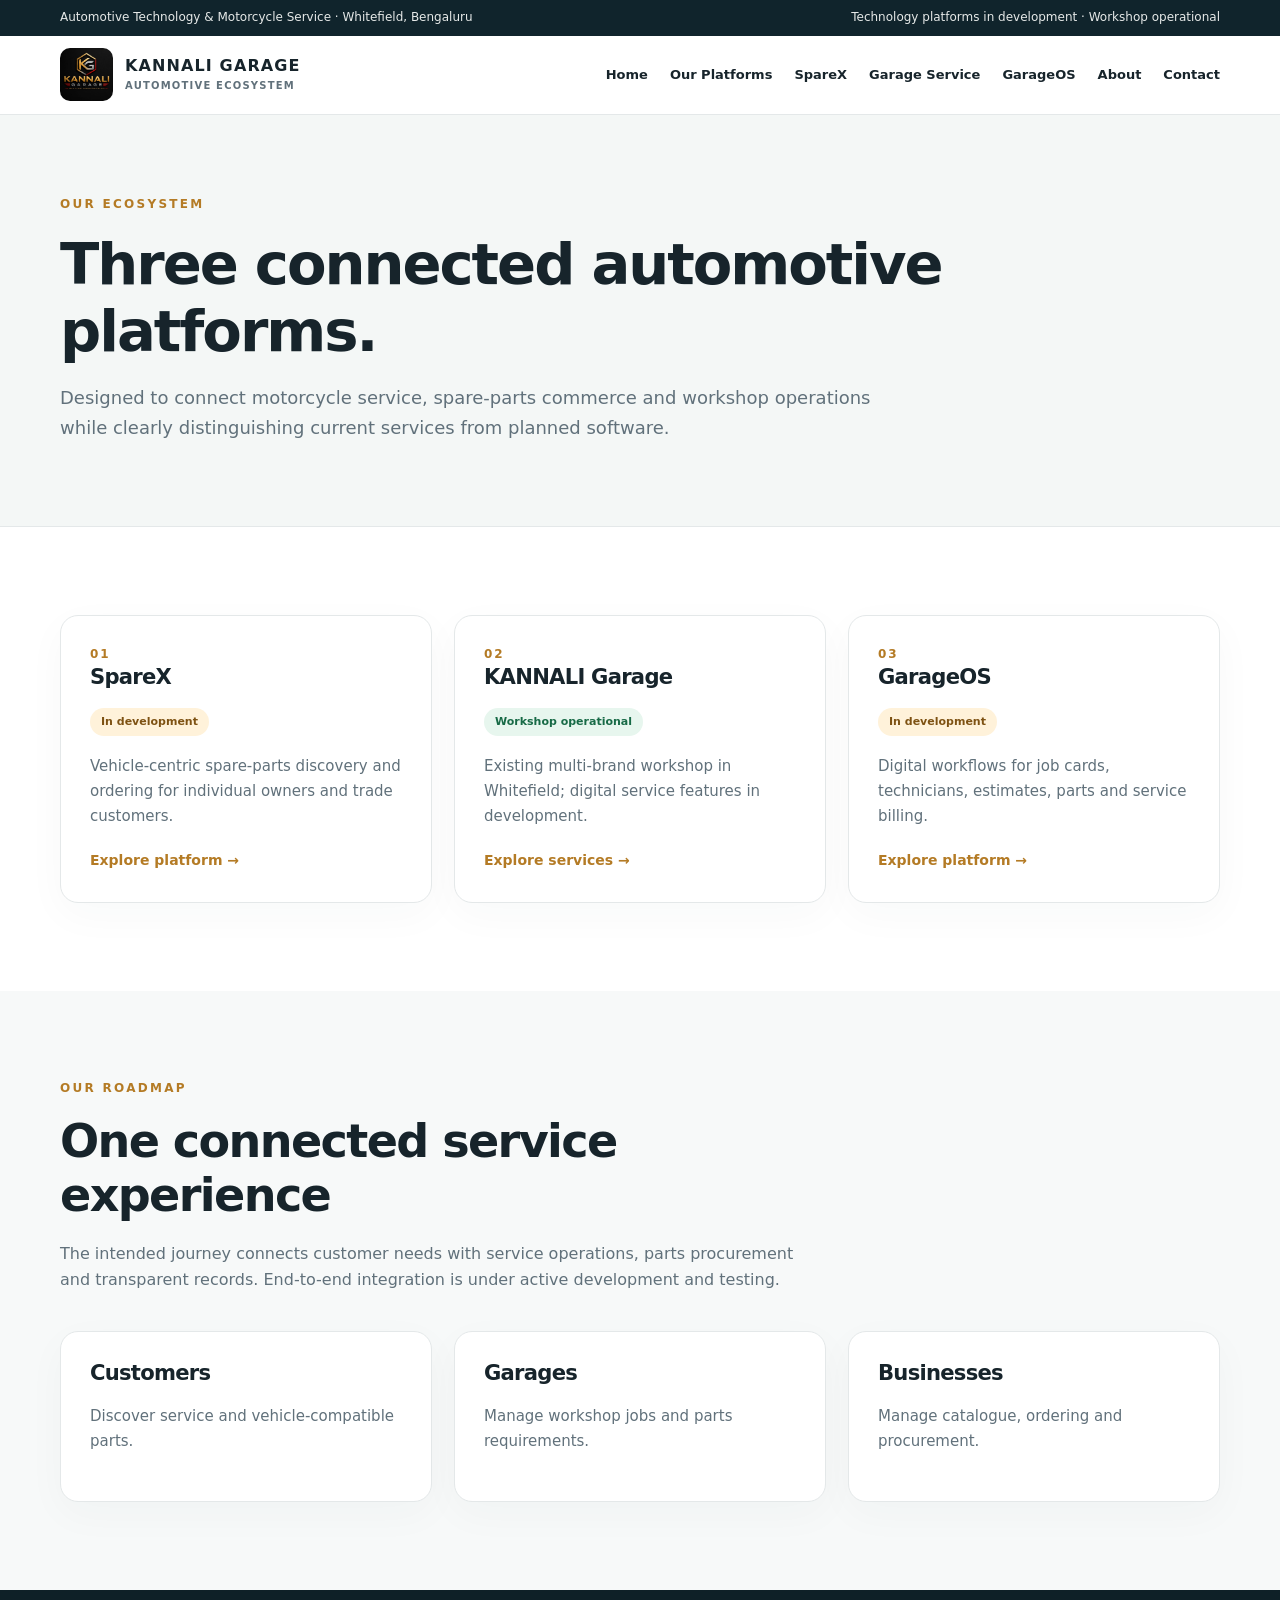
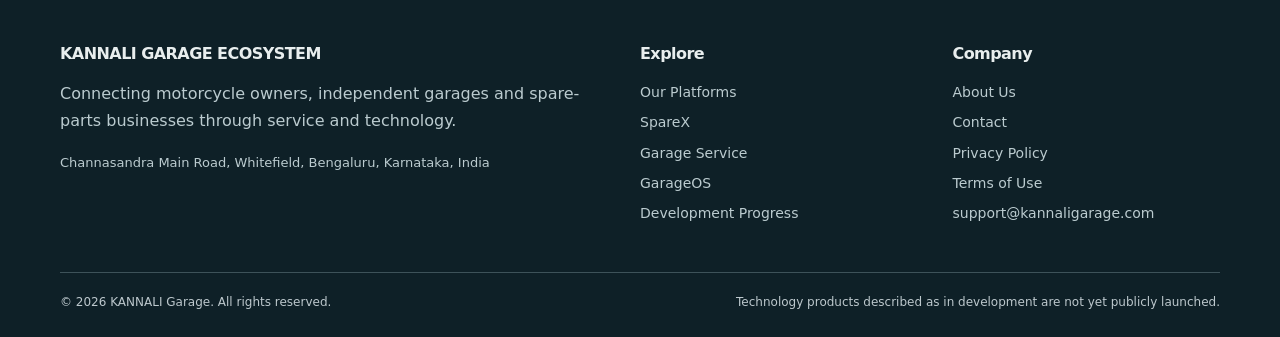
<file: platforms.html>
<!doctype html><html lang="en"><head><meta charset="utf-8"><meta name="viewport" content="width=device-width,initial-scale=1"><title>Our Connected Platforms | KANNALI Garage</title><meta name="description" content="Explore SpareX, KANNALI Garage and GarageOS and their current development stages."><link rel="canonical" href="https://www.kannaligarage.com/platforms.html"><link rel="icon" href="assets/favicon.svg" type="image/svg+xml"><link rel="stylesheet" href="style.css"><script defer src="app.js"></script></head><body><div id="site-header"></div><main><section class="page-hero"><div class="container"><div class="eyebrow">Our Ecosystem</div><h1>Three connected automotive platforms.</h1><p>Designed to connect motorcycle service, spare-parts commerce and workshop operations while clearly distinguishing current services from planned software.</p></div></section><section class="section"><div class="container grid"><article class="card"><div class="num">01</div><h3>SpareX</h3><span class="status">In development</span><p>Vehicle-centric spare-parts discovery and ordering for individual owners and trade customers.</p><a class="link" href="sparex.html">Explore platform →</a></article><article class="card"><div class="num">02</div><h3>KANNALI Garage</h3><span class="status live">Workshop operational</span><p>Existing multi-brand workshop in Whitefield; digital service features in development.</p><a class="link" href="garage.html">Explore services →</a></article><article class="card"><div class="num">03</div><h3>GarageOS</h3><span class="status">In development</span><p>Digital workflows for job cards, technicians, estimates, parts and service billing.</p><a class="link" href="garageos.html">Explore platform →</a></article></div></section><section class="section alt"><div class="container"><div class="section-head"><div class="eyebrow">Our Roadmap</div><h2>One connected service experience</h2><p>The intended journey connects customer needs with service operations, parts procurement and transparent records. End-to-end integration is under active development and testing.</p></div><div class="grid"><div class="card"><h3>Customers</h3><p>Discover service and vehicle-compatible parts.</p></div><div class="card"><h3>Garages</h3><p>Manage workshop jobs and parts requirements.</p></div><div class="card"><h3>Businesses</h3><p>Manage catalogue, ordering and procurement.</p></div></div></div></section></main><div id="site-footer"></div></body></html>
</file>
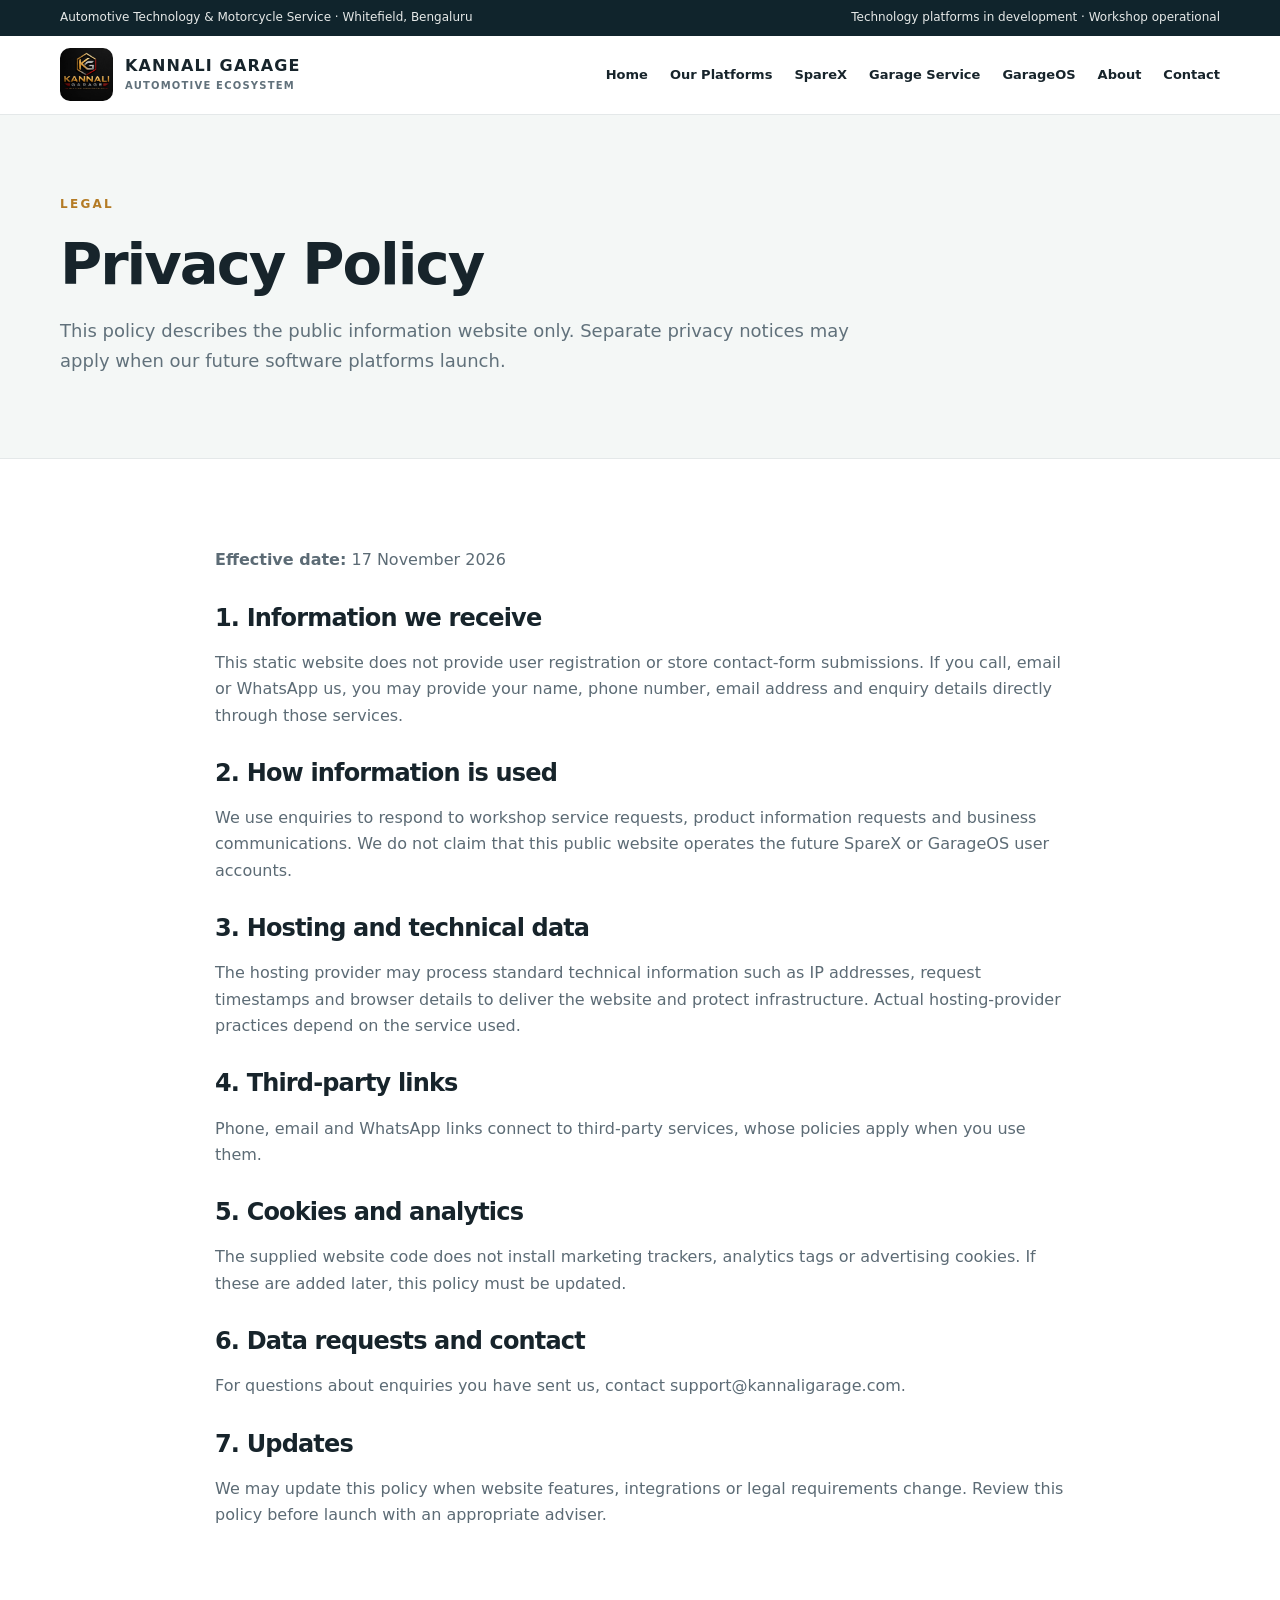
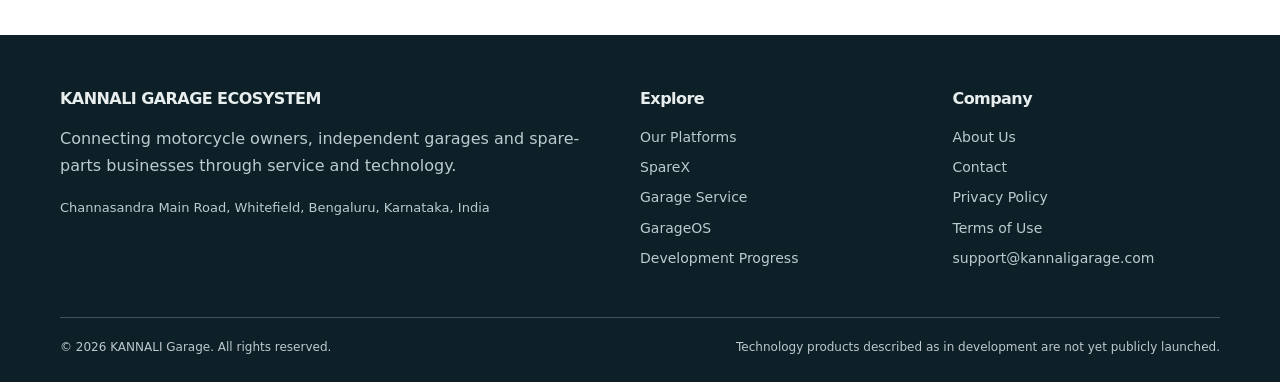
<file: privacy.html>
<!doctype html><html lang="en"><head><meta charset="utf-8"><meta name="viewport" content="width=device-width,initial-scale=1"><title>Privacy Policy | KANNALI Garage</title><meta name="description" content="Privacy policy for the KANNALI Garage public information website."><link rel="canonical" href="https://www.kannaligarage.com/privacy.html"><link rel="icon" href="assets/favicon.svg" type="image/svg+xml"><link rel="stylesheet" href="style.css"><script defer src="app.js"></script></head><body><div id="site-header"></div><main><section class="page-hero"><div class="container"><div class="eyebrow">Legal</div><h1>Privacy Policy</h1><p>This policy describes the public information website only. Separate privacy notices may apply when our future software platforms launch.</p></div></section><section class="section"><div class="container legal" style="max-width:850px"><p><b>Effective date:</b> 17 November 2026</p><h2>1. Information we receive</h2><p>This static website does not provide user registration or store contact-form submissions. If you call, email or WhatsApp us, you may provide your name, phone number, email address and enquiry details directly through those services.</p><h2>2. How information is used</h2><p>We use enquiries to respond to workshop service requests, product information requests and business communications. We do not claim that this public website operates the future SpareX or GarageOS user accounts.</p><h2>3. Hosting and technical data</h2><p>The hosting provider may process standard technical information such as IP addresses, request timestamps and browser details to deliver the website and protect infrastructure. Actual hosting-provider practices depend on the service used.</p><h2>4. Third-party links</h2><p>Phone, email and WhatsApp links connect to third-party services, whose policies apply when you use them.</p><h2>5. Cookies and analytics</h2><p>The supplied website code does not install marketing trackers, analytics tags or advertising cookies. If these are added later, this policy must be updated.</p><h2>6. Data requests and contact</h2><p>For questions about enquiries you have sent us, contact <a href="mailto:support@kannaligarage.com">support@kannaligarage.com</a>.</p><h2>7. Updates</h2><p>We may update this policy when website features, integrations or legal requirements change. Review this policy before launch with an appropriate adviser.</p></div></section></main><div id="site-footer"></div></body></html>
</file>
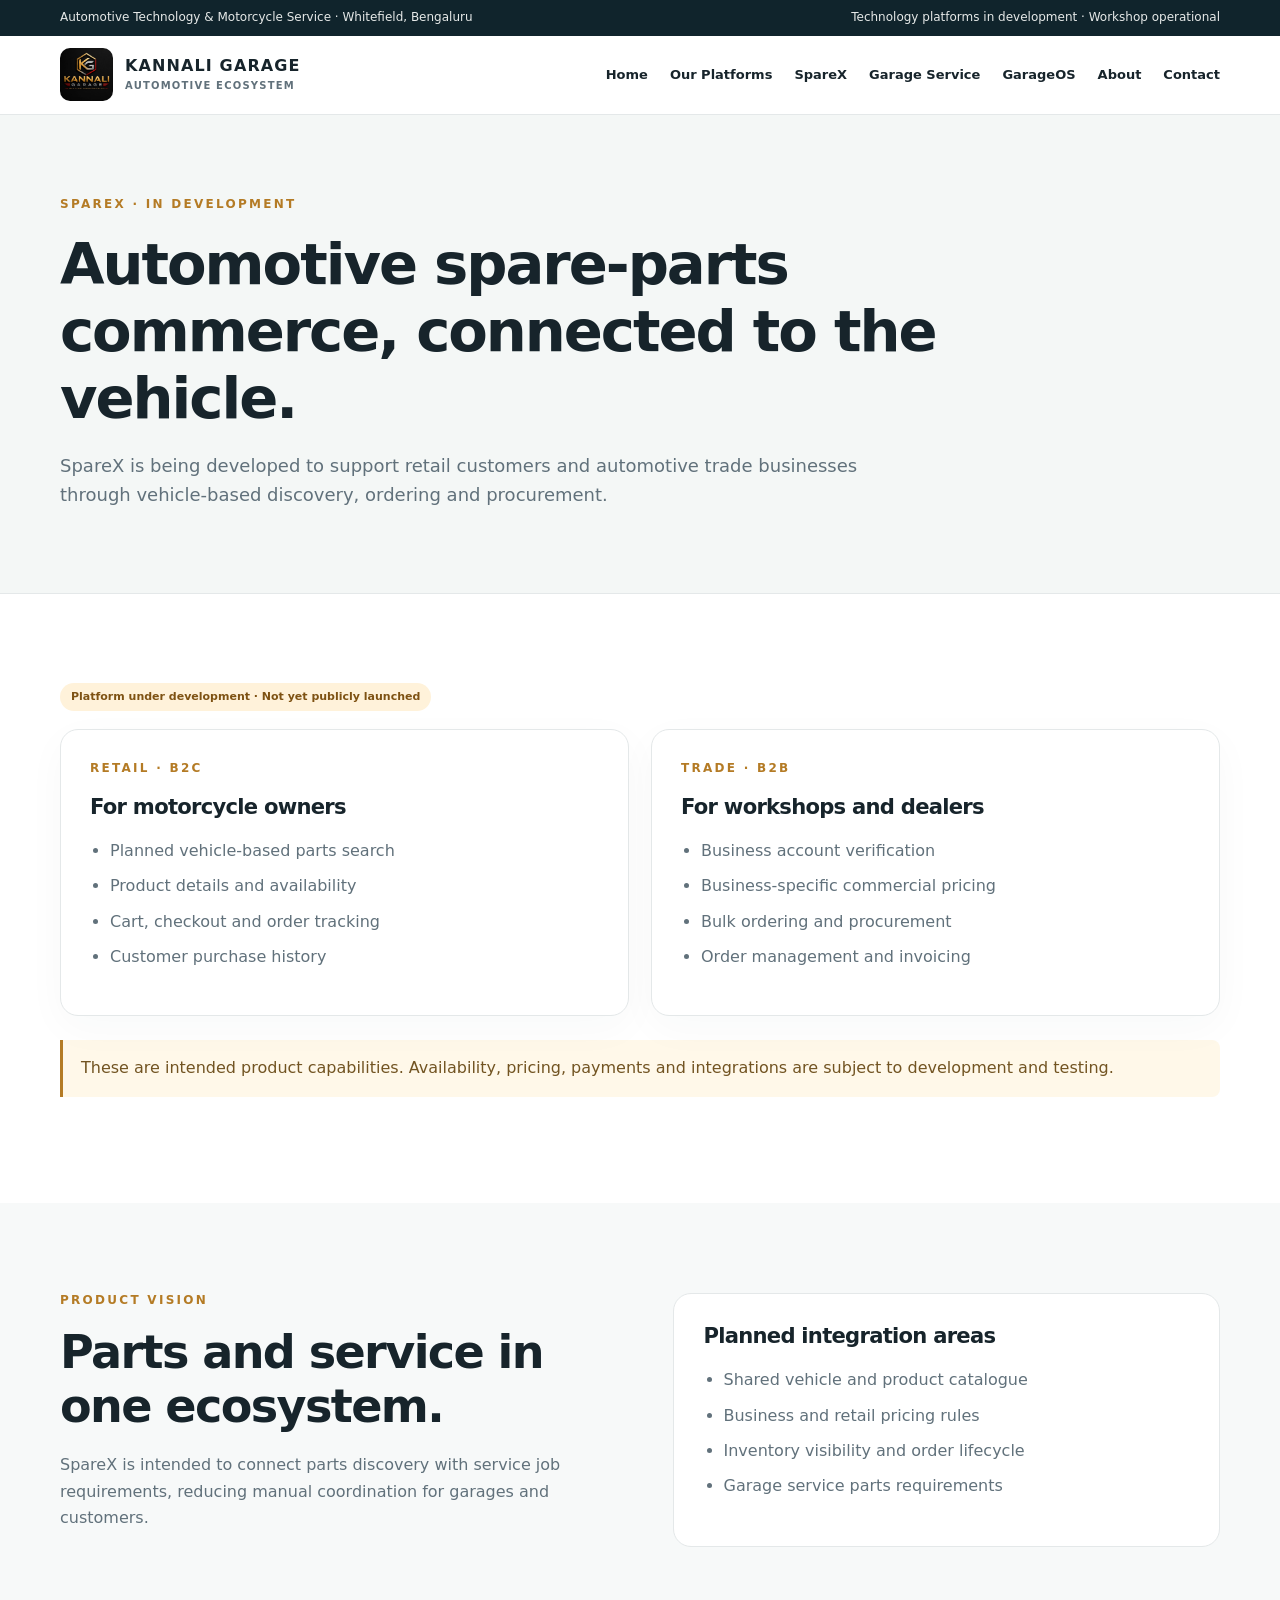
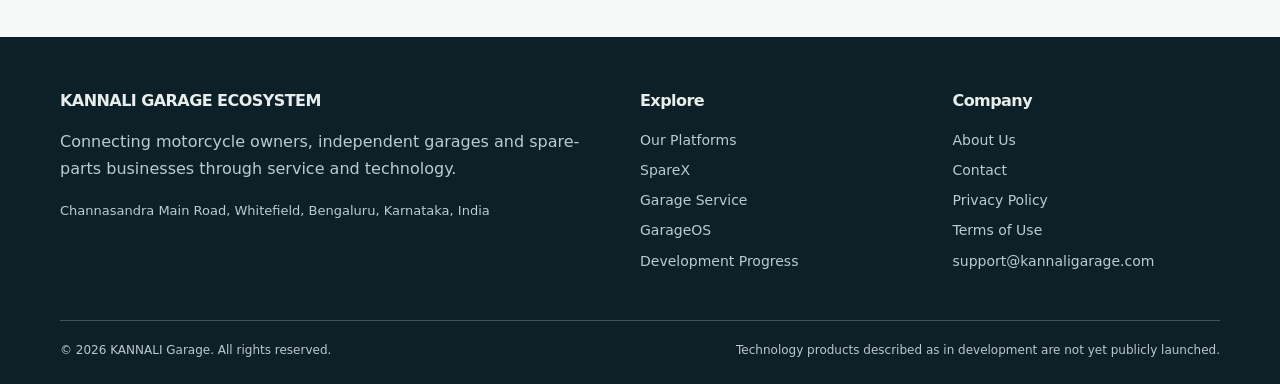
<file: sparex.html>
<!doctype html><html lang="en"><head><meta charset="utf-8"><meta name="viewport" content="width=device-width,initial-scale=1"><title>SpareX B2C &amp; B2B Spare Parts | KANNALI Garage</title><meta name="description" content="SpareX is a vehicle-centric automotive parts commerce platform under development."><link rel="canonical" href="https://www.kannaligarage.com/sparex.html"><link rel="icon" href="assets/favicon.svg" type="image/svg+xml"><link rel="stylesheet" href="style.css"><script defer src="app.js"></script></head><body><div id="site-header"></div><main><section class="page-hero"><div class="container"><div class="eyebrow">SpareX · In Development</div><h1>Automotive spare-parts commerce, connected to the vehicle.</h1><p>SpareX is being developed to support retail customers and automotive trade businesses through vehicle-based discovery, ordering and procurement.</p></div></section><section class="section"><div class="container"><span class="status">Platform under development · Not yet publicly launched</span><div class="grid two"><div class="card"><div class="eyebrow">Retail · B2C</div><h3>For motorcycle owners</h3><ul class="list"><li>Planned vehicle-based parts search</li><li>Product details and availability</li><li>Cart, checkout and order tracking</li><li>Customer purchase history</li></ul></div><div class="card"><div class="eyebrow">Trade · B2B</div><h3>For workshops and dealers</h3><ul class="list"><li>Business account verification</li><li>Business-specific commercial pricing</li><li>Bulk ordering and procurement</li><li>Order management and invoicing</li></ul></div></div><p class="note" style="margin-top:24px">These are intended product capabilities. Availability, pricing, payments and integrations are subject to development and testing.</p></div></section><section class="section alt"><div class="container split"><div><div class="eyebrow">Product Vision</div><h2>Parts and service in one ecosystem.</h2><p>SpareX is intended to connect parts discovery with service job requirements, reducing manual coordination for garages and customers.</p></div><div class="panel"><h3>Planned integration areas</h3><ul class="list"><li>Shared vehicle and product catalogue</li><li>Business and retail pricing rules</li><li>Inventory visibility and order lifecycle</li><li>Garage service parts requirements</li></ul></div></div></section></main><div id="site-footer"></div></body></html>
</file>
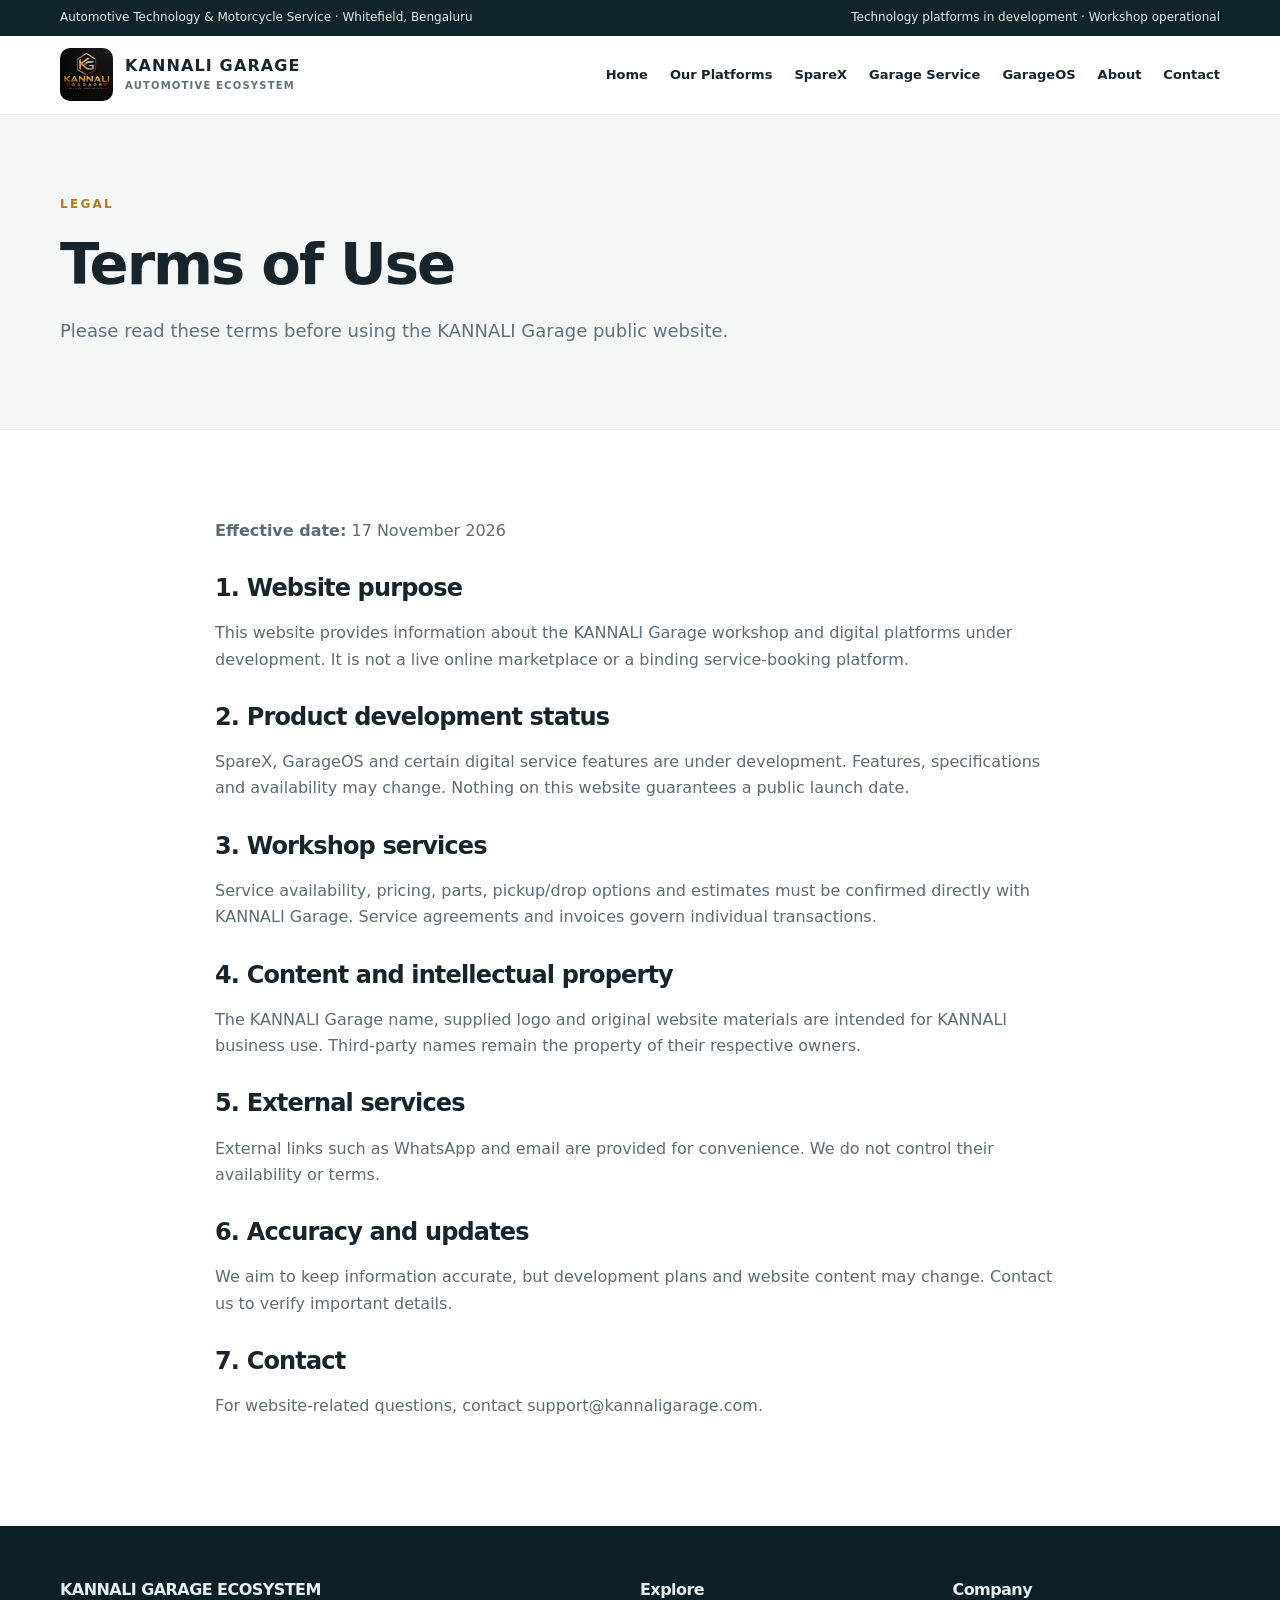
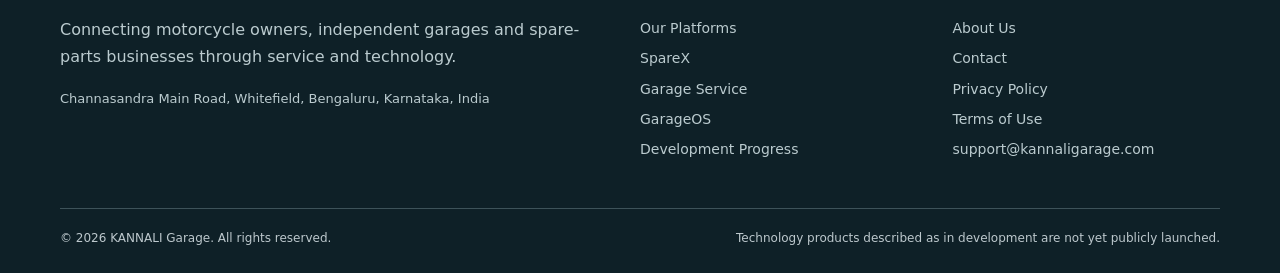
<file: terms.html>
<!doctype html><html lang="en"><head><meta charset="utf-8"><meta name="viewport" content="width=device-width,initial-scale=1"><title>Terms of Use | KANNALI Garage</title><meta name="description" content="Terms of use for the KANNALI Garage informational website."><link rel="canonical" href="https://www.kannaligarage.com/terms.html"><link rel="icon" href="assets/favicon.svg" type="image/svg+xml"><link rel="stylesheet" href="style.css"><script defer src="app.js"></script></head><body><div id="site-header"></div><main><section class="page-hero"><div class="container"><div class="eyebrow">Legal</div><h1>Terms of Use</h1><p>Please read these terms before using the KANNALI Garage public website.</p></div></section><section class="section"><div class="container legal" style="max-width:850px"><p><b>Effective date:</b> 17 November 2026</p><h2>1. Website purpose</h2><p>This website provides information about the KANNALI Garage workshop and digital platforms under development. It is not a live online marketplace or a binding service-booking platform.</p><h2>2. Product development status</h2><p>SpareX, GarageOS and certain digital service features are under development. Features, specifications and availability may change. Nothing on this website guarantees a public launch date.</p><h2>3. Workshop services</h2><p>Service availability, pricing, parts, pickup/drop options and estimates must be confirmed directly with KANNALI Garage. Service agreements and invoices govern individual transactions.</p><h2>4. Content and intellectual property</h2><p>The KANNALI Garage name, supplied logo and original website materials are intended for KANNALI business use. Third-party names remain the property of their respective owners.</p><h2>5. External services</h2><p>External links such as WhatsApp and email are provided for convenience. We do not control their availability or terms.</p><h2>6. Accuracy and updates</h2><p>We aim to keep information accurate, but development plans and website content may change. Contact us to verify important details.</p><h2>7. Contact</h2><p>For website-related questions, contact <a href="mailto:support@kannaligarage.com">support@kannaligarage.com</a>.</p></div></section></main><div id="site-footer"></div></body></html>
</file>
<file: style.css>
:root{--ink:#17242b;--muted:#61717b;--gold:#b47b25;--gold-light:#fff3da;--red:#ba3433;--line:#e4e8e9;--bg:#f7f9f9;--white:#fff;--dark:#10242c}*{box-sizing:border-box}html{scroll-behavior:smooth}body{margin:0;font:16px/1.65 system-ui,-apple-system,Segoe UI,Arial,sans-serif;color:var(--ink);background:#fff}a{color:inherit;text-decoration:none}img{max-width:100%;display:block}button{font:inherit}h1,h2,h3{line-height:1.17;letter-spacing:-.035em;margin:0 0 18px}h1{font-size:clamp(2.4rem,5.5vw,5.1rem)}h2{font-size:clamp(2rem,3.6vw,3.2rem)}h3{font-size:1.32rem}p{margin:0 0 18px;color:var(--muted)}.container{width:min(1160px,calc(100% - 40px));margin:auto}.topline{background:var(--dark);color:#e6e9e8;font-size:12px;padding:8px 0}.topline .container{display:flex;justify-content:space-between;gap:10px;flex-wrap:wrap}.header{background:#fff;position:sticky;top:0;z-index:50;border-bottom:1px solid var(--line)}.nav{display:flex;align-items:center;justify-content:space-between;gap:18px;min-height:78px}.brand{display:flex;align-items:center;gap:12px;font-weight:900;letter-spacing:.07em;line-height:1.1}.brand img{width:53px;height:53px;object-fit:cover;border-radius:10px}.brand small{font-size:10px;color:var(--muted);letter-spacing:.12em;font-weight:700}.links{display:flex;align-items:center;gap:22px;font-size:13px;font-weight:700}.links a:hover,.footer a:hover{color:var(--gold)}.nav-toggle{display:none;border:1px solid var(--line);background:#fff;padding:9px 13px;border-radius:9px}.btn{display:inline-flex;align-items:center;justify-content:center;gap:8px;border-radius:9px;padding:13px 20px;background:var(--gold);color:#fff;font-size:14px;font-weight:800;border:1px solid var(--gold);transition:transform .2s,background .2s}.btn:hover{transform:translateY(-2px);background:#94621d}.btn.outline{background:transparent;color:var(--ink);border-color:#bdc8cc}.btn.outline:hover{background:#f5f7f7}.btn.light{background:#fff;color:var(--dark);border-color:#fff}.eyebrow{text-transform:uppercase;letter-spacing:.19em;font-weight:800;font-size:12px;color:var(--gold);margin:0 0 16px}.hero{background:linear-gradient(115deg,#10242c 0%,#172f37 63%,#293c3c 100%);color:#fff;overflow:hidden}.hero .container{display:grid;grid-template-columns:1.15fr .85fr;align-items:center;gap:45px;min-height:600px;padding-top:72px;padding-bottom:72px}.hero h1{color:#fff}.hero h1 em{color:#f0c478;font-style:normal}.hero p{color:#d2dce0;font-size:18px;max-width:650px}.hero .eyebrow{color:#f2c980}.hero-actions{display:flex;gap:12px;flex-wrap:wrap;margin-top:26px}.hero-visual{background:radial-gradient(circle at 50% 40%,#38515b 0%,#1b333c 55%,#10242c 90%);border:1px solid #435962;border-radius:24px;padding:26px;box-shadow:0 30px 65px #06121855}.hero-visual img{border-radius:18px;width:100%;aspect-ratio:1;object-fit:cover}.hero-visual .label{font-size:11px;letter-spacing:.15em;text-transform:uppercase;color:#e8c482;text-align:center;margin-top:18px;font-weight:800}.pills{display:flex;gap:9px;flex-wrap:wrap;margin-top:26px}.pill{border:1px solid #587078;color:#e7eeee;border-radius:50px;padding:7px 13px;font-size:12px}.section{padding:88px 0}.section.alt{background:var(--bg)}.section-head{max-width:760px;margin-bottom:38px}.grid{display:grid;grid-template-columns:repeat(3,1fr);gap:22px}.grid.two{grid-template-columns:repeat(2,1fr)}.card{border:1px solid var(--line);background:#fff;border-radius:18px;padding:29px;box-shadow:0 12px 40px #1b303908}.card .num{font-size:12px;font-weight:900;color:var(--gold);letter-spacing:.15em}.card p{font-size:15px}.card .link{font-weight:800;font-size:14px;color:var(--gold)}.status{display:inline-block;background:#fff2da;color:#7e5213;padding:5px 11px;border-radius:30px;font-size:11px;font-weight:800;margin-bottom:18px}.status.live{background:#e7f6ee;color:#176a46}.split{display:grid;grid-template-columns:1fr 1fr;gap:65px;align-items:center}.panel{background:#fff;border:1px solid var(--line);border-radius:18px;padding:30px}.list{padding-left:20px;color:var(--muted)}.list li{margin:9px 0}.step{display:flex;gap:20px;align-items:flex-start;border-bottom:1px solid var(--line);padding:22px 0}.step strong{background:var(--gold-light);color:var(--gold);width:42px;height:42px;flex-shrink:0;border-radius:12px;display:grid;place-items:center}.step p{margin:4px 0 0}.callout{background:var(--dark);border-radius:20px;color:#fff;padding:42px;display:flex;justify-content:space-between;align-items:center;gap:20px}.callout p{color:#d0dce0}.page-hero{background:#f4f7f6;border-bottom:1px solid var(--line);padding:80px 0 65px}.page-hero h1{font-size:clamp(2.4rem,4.5vw,4.2rem);max-width:920px}.page-hero p{max-width:820px;font-size:18px}.facts{display:grid;grid-template-columns:repeat(3,1fr);gap:16px}.fact{padding:20px;background:var(--bg);border-radius:12px}.fact strong{display:block}.small{font-size:13px}.footer{background:#0e2027;color:#e8eeee;padding:55px 0 24px}.footer p,.footer a{color:#bbcbcf}.footer-grid{display:grid;grid-template-columns:2fr 1fr 1fr;gap:45px}.footer h3{font-size:16px}.footer a{display:block;margin:7px 0;font-size:14px}.footer-bottom{border-top:1px solid #3d5259;margin-top:40px;padding-top:20px;font-size:12px;color:#bdc8cd;display:flex;justify-content:space-between;gap:16px;flex-wrap:wrap}.contact-links a{display:inline-block;margin:6px 12px 6px 0;color:var(--gold);font-weight:700}.note{border-left:3px solid var(--gold);padding:15px 18px;background:#fff8e9;border-radius:0 8px 8px 0;color:#725422}.form-field{display:flex;flex-direction:column;gap:6px;margin:12px 0}.form-field input,.form-field textarea{padding:12px;border:1px solid #ccd5d8;border-radius:8px;font:inherit;width:100%}.form-field textarea{min-height:120px}.legal h2{font-size:24px;margin-top:30px}.legal p,.legal li{color:#5c6b75}.legal ul{padding-left:23px}@media(max-width:900px){.hero .container,.split{grid-template-columns:1fr}.hero-visual{max-width:440px}.links{gap:12px;font-size:12px}.grid{grid-template-columns:1fr 1fr}.footer-grid{grid-template-columns:1fr 1fr}.footer-grid>div:first-child{grid-column:1/-1}}@media(max-width:700px){.nav{min-height:68px}.nav-toggle{display:block}.links{display:none;position:absolute;left:0;right:0;top:68px;background:white;flex-direction:column;align-items:stretch;padding:20px;box-shadow:0 18px 28px #12212c1a}.links.open{display:flex}.links a{padding:7px}.hero .container{padding-top:50px;padding-bottom:50px;gap:20px;min-height:auto}.section{padding:58px 0}.grid,.grid.two,.facts,.footer-grid{grid-template-columns:1fr}.footer-grid>div:first-child{grid-column:auto}.callout{display:block;padding:28px}.card{padding:23px}.topline .container{justify-content:center;text-align:center}.page-hero{padding:58px 0 48px}}@media(prefers-reduced-motion:reduce){html{scroll-behavior:auto}.btn{transition:none}}

/* CEO message */
.ceo-section{background:linear-gradient(135deg,#fffaf1 0%,#fff 60%,#f6f8f8 100%)}
.ceo-layout{display:grid;grid-template-columns:minmax(250px,.8fr) minmax(0,1.2fr);gap:64px;align-items:center}
.ceo-photo{border-radius:22px;overflow:hidden;box-shadow:0 20px 50px #14232b24;background:#eee}
.ceo-photo img{width:100%;height:auto;max-height:540px;object-fit:cover;object-position:center 25%}
.ceo-content h2{font-size:clamp(1.9rem,3.1vw,3rem)}
.ceo-quote{font-size:16px;line-height:1.85}
.ceo-signature{margin-top:24px;padding-top:16px;border-top:2px solid #c89a49;display:flex;flex-direction:column;gap:2px}
.ceo-signature strong{font-size:16px}.ceo-signature span{font-size:13px;color:var(--muted)}
.ceo-note{margin-top:16px;font-style:italic}
@media(max-width:900px){.ceo-layout{grid-template-columns:1fr;gap:28px}.ceo-photo{max-width:460px}.ceo-photo img{max-height:480px}}
</file>
